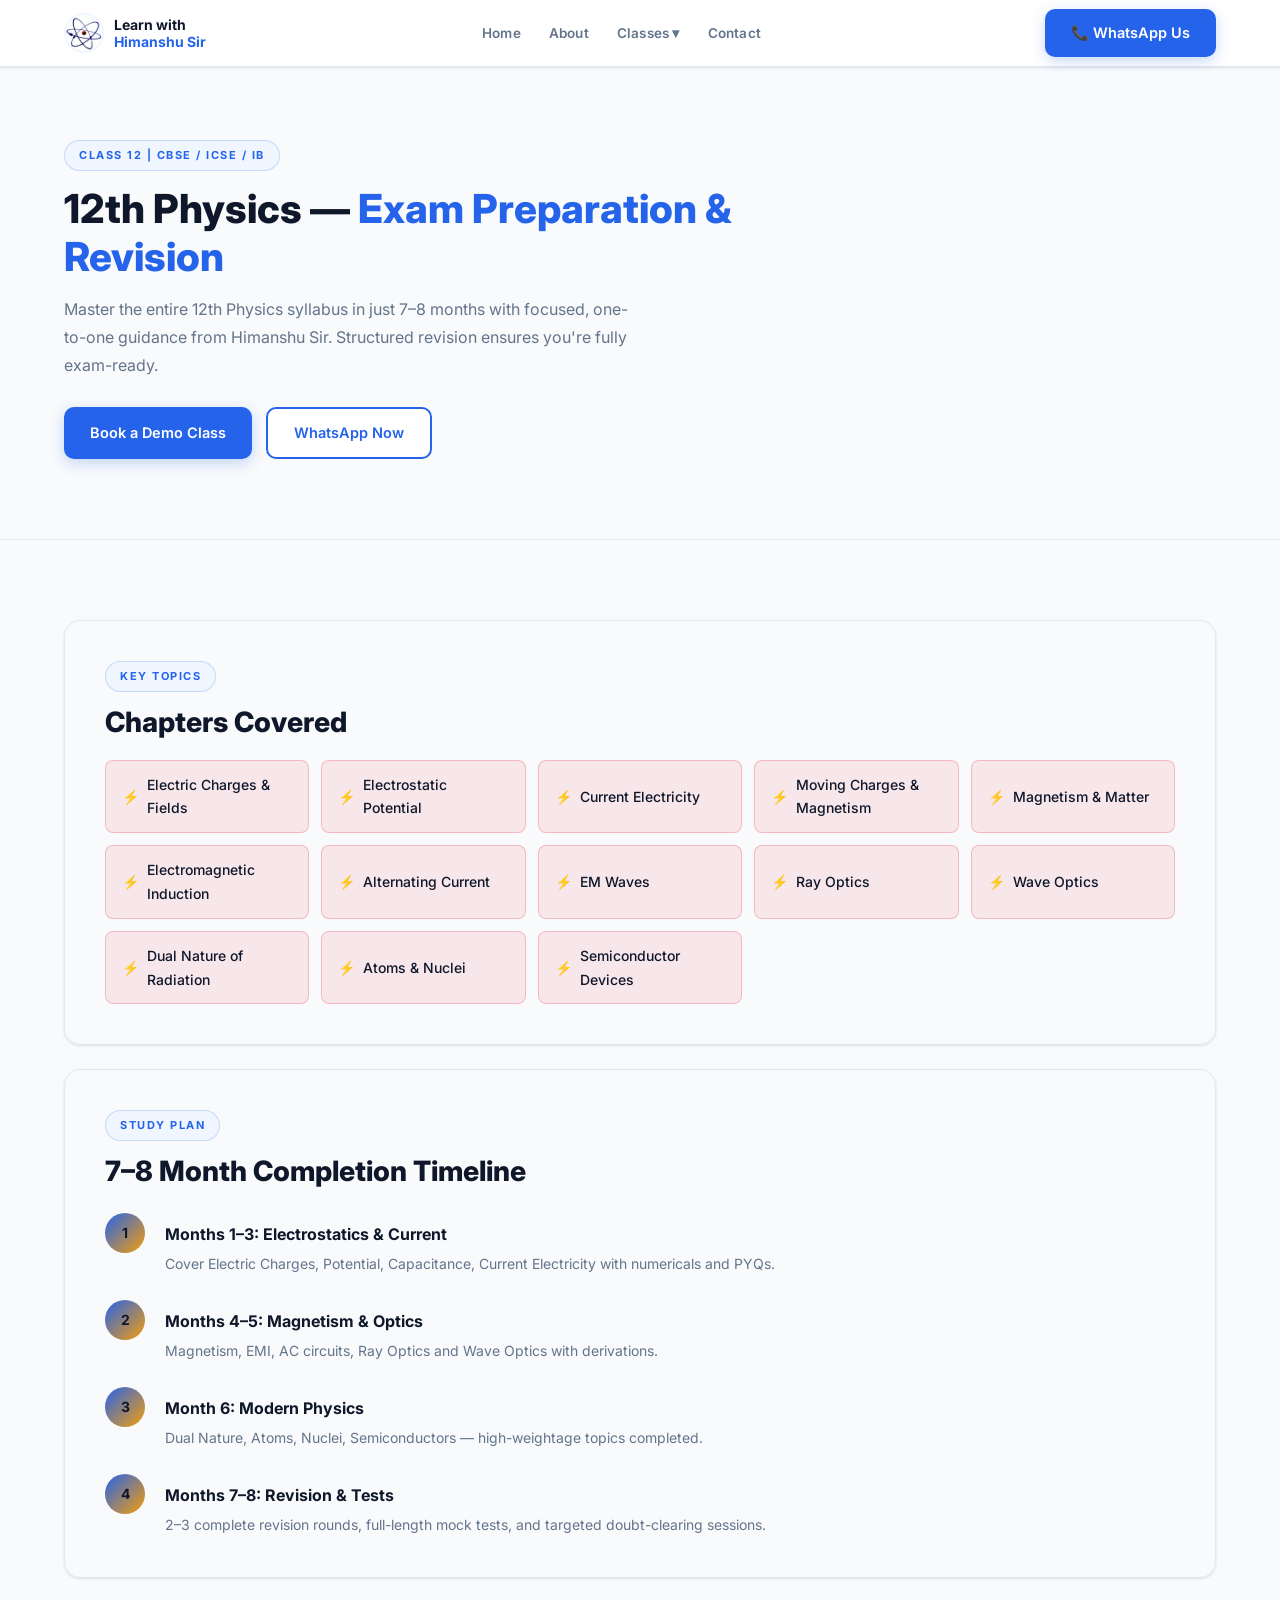
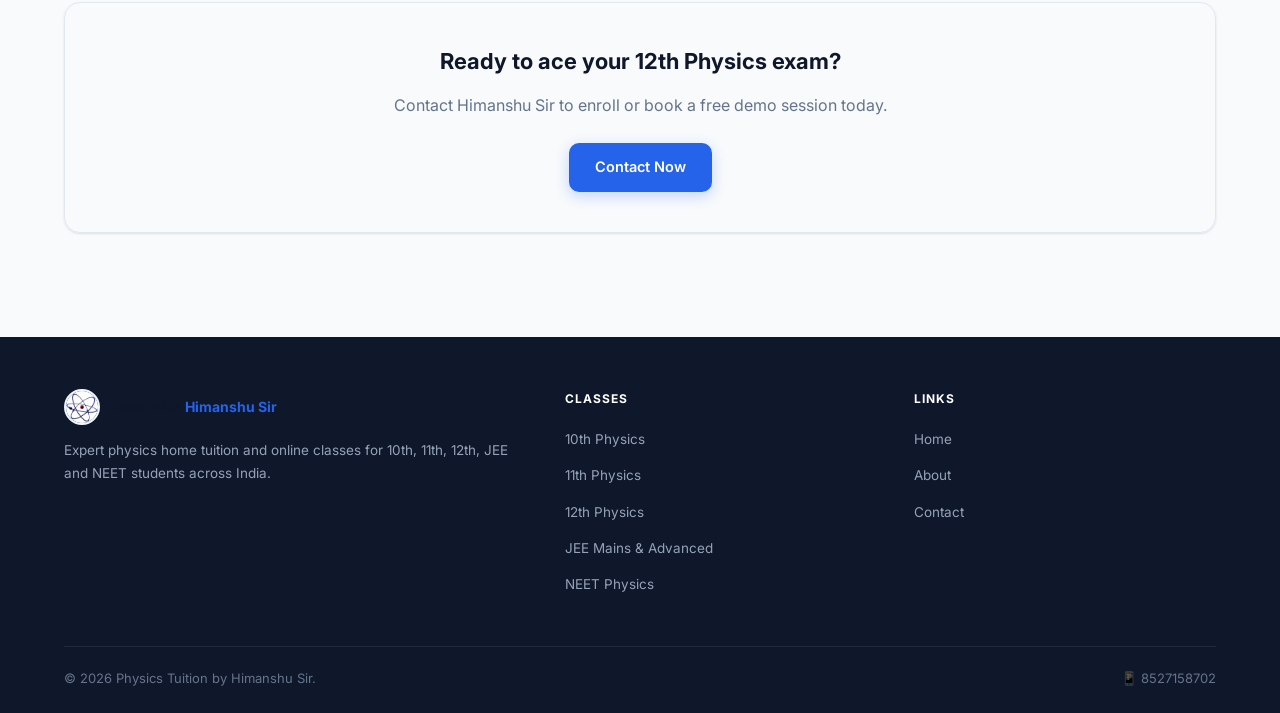
<file: physicstuition-website/pages/12th-physics.html>
<!DOCTYPE html>
<html lang="en">

<head>
	<meta charset="UTF-8" />
	<meta name="viewport" content="width=device-width, initial-scale=1.0" />
	<meta name="description"
		content="Master 12th physics in just 7 to 8 months with effective revision strategies. Get ready for your physics exams with our comprehensive preparation guide." />
	<meta name="keywords" content="12th physics, physics revision, physics exam preparation, CBSE 12th physics" />
	<title>12th Physics Exam Preparation &amp; Revision Tips | Himanshu Sir</title>
	<link rel="icon" type="image/png" sizes="32x32" href="../assets/images/favicon-32.png" />
	<link rel="icon" type="image/png" sizes="16x16" href="../assets/images/favicon-16.png" />
	<link rel="stylesheet" href="../assets/css/style.css" />
	<style>
		.page-hero {
			padding: 140px 0 80px;
			background: radial-gradient(ellipse 80% 50% at 50% -10%, rgba(232, 0, 30, 0.18) 0%, transparent 70%), var(--navy);
			position: relative;
			overflow: hidden;
		}

		.page-hero .hero-grid {
			position: absolute;
			inset: 0;
			background-image: linear-gradient(rgba(255, 255, 255, 0.025) 1px, transparent 1px), linear-gradient(90deg, rgba(255, 255, 255, 0.025) 1px, transparent 1px);
			background-size: 48px 48px;
			mask-image: radial-gradient(ellipse 80% 80% at 50% 50%, black 0%, transparent 100%);
		}

		.page-hero-content {
			position: relative;
			z-index: 1;
			max-width: 760px;
		}

		.content-card {
			background: var(--navy-card);
			border: 1px solid var(--border);
			border-radius: var(--radius-lg);
			padding: 40px;
			margin-bottom: 24px;
		}

		.topic-list {
			display: grid;
			grid-template-columns: repeat(auto-fill, minmax(200px, 1fr));
			gap: 12px;
			margin-top: 20px;
		}

		.topic-item {
			background: rgba(232, 0, 30, 0.08);
			border: 1px solid rgba(232, 0, 30, 0.2);
			border-radius: 8px;
			padding: 12px 16px;
			font-size: 14px;
			font-weight: 500;
			display: flex;
			align-items: center;
			gap: 8px;
		}

		.topic-item::before {
			content: '⚡';
		}

		.timeline {
			display: flex;
			flex-direction: column;
			gap: 24px;
			margin-top: 24px;
		}

		.timeline-item {
			display: flex;
			gap: 20px;
			align-items: flex-start;
		}

		.timeline-dot {
			flex-shrink: 0;
			width: 40px;
			height: 40px;
			border-radius: 50%;
			background: linear-gradient(135deg, var(--primary), var(--accent));
			display: flex;
			align-items: center;
			justify-content: center;
			font-weight: 700;
			font-size: 14px;
		}

		.timeline-body {
			padding-top: 8px;
		}

		.timeline-body h4 {
			font-size: 16px;
			font-weight: 700;
			margin-bottom: 4px;
		}

		.timeline-body p {
			font-size: 14px;
			color: var(--text-muted);
		}
	</style>
</head>

<body>

	<nav class="navbar" id="navbar">
		<div class="container">
			<div class="nav-inner">
				<a href="../index.html" class="nav-logo">
					<img src="../assets/animations/abstract-atom.gif" alt="Logo" />
					<span class="nav-logo-text">Learn with<br /><span>Himanshu Sir</span></span>
				</a>
				<ul class="nav-links">
					<li><a href="../index.html">Home</a></li>
					<li><a href="home-tuition.html">About</a></li>
					<li class="nav-dropdown">
						<span>Classes ▾</span>
						<div class="nav-dropdown-menu">
							<a href="syllabus.html">10th Physics</a>
							<a href="physics-home-tuition.html">11th Physics</a>
							<a href="12th-physics.html" style="color:var(--primary);">12th Physics</a>
							<a href="jee-mains.html">JEE Mains &amp; Advanced</a>
							<a href="neet.html">NEET Physics</a>
							<a href="online-classes.html">Online Classes</a>
						</div>
					</li>
					<li><a href="contact.html">Contact</a></li>
				</ul>
				<a href="https://wa.me/918527158702" class="btn btn-primary nav-cta" target="_blank" rel="noopener">📞
					WhatsApp Us</a>
				<button class="nav-hamburger" id="hamburger"
					aria-label="Open menu"><span></span><span></span><span></span></button>
			</div>
		</div>
	</nav>

	<div class="mobile-nav" id="mobileNav">
		<button class="mobile-nav-close" id="mobileClose">✕</button>
		<a href="../index.html">Home</a>
		<a href="home-tuition.html">About</a>
		<details>
			<summary>Classes</summary>
			<div>
				<a href="syllabus.html">10th Physics</a>
				<a href="physics-home-tuition.html">11th Physics</a>
				<a href="12th-physics.html">12th Physics</a>
				<a href="jee-mains.html">JEE Mains &amp; Advanced</a>
				<a href="neet.html">NEET Physics</a>
				<a href="online-classes.html">Online Classes</a>
			</div>
		</details>
		<a href="contact.html">Contact</a>
	</div>

	<section class="page-hero">
		<div class="hero-grid"></div>
		<div class="container">
			<div class="page-hero-content">
				<span class="section-tag">Class 12 | CBSE / ICSE / IB</span>
				<h1 class="section-title">12th Physics — <span>Exam Preparation &amp; Revision</span></h1>
				<p class="section-subtitle">Master the entire 12th Physics syllabus in just 7–8 months with focused,
					one-to-one guidance from Himanshu Sir. Structured revision ensures you're fully exam-ready.</p>
				<div style="margin-top:28px;display:flex;gap:14px;flex-wrap:wrap;">
					<a href="contact.html" class="btn btn-primary">Book a Demo Class</a>
					<a href="https://wa.me/918527158702" class="btn btn-outline" target="_blank" rel="noopener">WhatsApp
						Now</a>
				</div>
			</div>
		</div>
	</section>

	<section class="section">
		<div class="container">

			<div class="content-card">
				<span class="section-tag">Key Topics</span>
				<h2 class="section-title" style="font-size:28px;">Chapters Covered</h2>
				<div class="topic-list">
					<div class="topic-item">Electric Charges &amp; Fields</div>
					<div class="topic-item">Electrostatic Potential</div>
					<div class="topic-item">Current Electricity</div>
					<div class="topic-item">Moving Charges &amp; Magnetism</div>
					<div class="topic-item">Magnetism &amp; Matter</div>
					<div class="topic-item">Electromagnetic Induction</div>
					<div class="topic-item">Alternating Current</div>
					<div class="topic-item">EM Waves</div>
					<div class="topic-item">Ray Optics</div>
					<div class="topic-item">Wave Optics</div>
					<div class="topic-item">Dual Nature of Radiation</div>
					<div class="topic-item">Atoms &amp; Nuclei</div>
					<div class="topic-item">Semiconductor Devices</div>
				</div>
			</div>

			<div class="content-card">
				<span class="section-tag">Study Plan</span>
				<h2 class="section-title" style="font-size:28px;">7–8 Month Completion Timeline</h2>
				<div class="timeline">
					<div class="timeline-item">
						<div class="timeline-dot">1</div>
						<div class="timeline-body">
							<h4>Months 1–3: Electrostatics &amp; Current</h4>
							<p>Cover Electric Charges, Potential, Capacitance, Current Electricity with numericals and
								PYQs.</p>
						</div>
					</div>
					<div class="timeline-item">
						<div class="timeline-dot">2</div>
						<div class="timeline-body">
							<h4>Months 4–5: Magnetism &amp; Optics</h4>
							<p>Magnetism, EMI, AC circuits, Ray Optics and Wave Optics with derivations.</p>
						</div>
					</div>
					<div class="timeline-item">
						<div class="timeline-dot">3</div>
						<div class="timeline-body">
							<h4>Month 6: Modern Physics</h4>
							<p>Dual Nature, Atoms, Nuclei, Semiconductors — high-weightage topics completed.</p>
						</div>
					</div>
					<div class="timeline-item">
						<div class="timeline-dot">4</div>
						<div class="timeline-body">
							<h4>Months 7–8: Revision &amp; Tests</h4>
							<p>2–3 complete revision rounds, full-length mock tests, and targeted doubt-clearing
								sessions.</p>
						</div>
					</div>
				</div>
			</div>

			<div class="content-card" style="text-align:center;">
				<h3 style="font-size:22px;font-weight:700;margin-bottom:12px;">Ready to ace your 12th Physics exam?</h3>
				<p style="color:var(--text-muted);margin-bottom:24px;">Contact Himanshu Sir to enroll or book a free
					demo session today.</p>
				<a href="contact.html" class="btn btn-primary">Contact Now</a>
			</div>

		</div>
	</section>

	<footer>
		<div class="container">
			<div class="footer-inner">
				<div class="footer-brand">
					<div class="nav-logo"><img src="../assets/animations/abstract-atom.gif" alt="Logo"
							style="width:36px;height:36px;border-radius:50%;" /><span class="nav-logo-text">Learn with
							<span>Himanshu Sir</span></span></div>
					<p>Expert physics home tuition and online classes for 10th, 11th, 12th, JEE and NEET students across
						India.</p>
				</div>
				<div class="footer-col">
					<h4>Classes</h4>
					<ul>
						<li><a href="syllabus.html">10th Physics</a></li>
						<li><a href="physics-home-tuition.html">11th Physics</a></li>
						<li><a href="12th-physics.html">12th Physics</a></li>
						<li><a href="jee-mains.html">JEE Mains &amp; Advanced</a></li>
						<li><a href="neet.html">NEET Physics</a></li>
					</ul>
				</div>
				<div class="footer-col">
					<h4>Links</h4>
					<ul>
						<li><a href="../index.html">Home</a></li>
						<li><a href="home-tuition.html">About</a></li>
						<li><a href="contact.html">Contact</a></li>
					</ul>
				</div>
			</div>
			<div class="footer-bottom"><span>© 2026 Physics Tuition by Himanshu Sir.</span><span>📱 8527158702</span>
			</div>
		</div>
	</footer>

	<script>
		const navbar = document.getElementById('navbar');
		window.addEventListener('scroll', () => navbar.classList.toggle('scrolled', window.scrollY > 40));
		const hamburger = document.getElementById('hamburger');
		const mobileNav = document.getElementById('mobileNav');
		const mobileClose = document.getElementById('mobileClose');
		hamburger.addEventListener('click', () => { mobileNav.classList.add('open'); document.body.style.overflow = 'hidden'; });
		mobileClose.addEventListener('click', () => { mobileNav.classList.remove('open'); document.body.style.overflow = ''; });
		mobileNav.querySelectorAll('a').forEach(l => l.addEventListener('click', () => { mobileNav.classList.remove('open'); document.body.style.overflow = ''; }));
	</script>
</body>

</html>
</file>
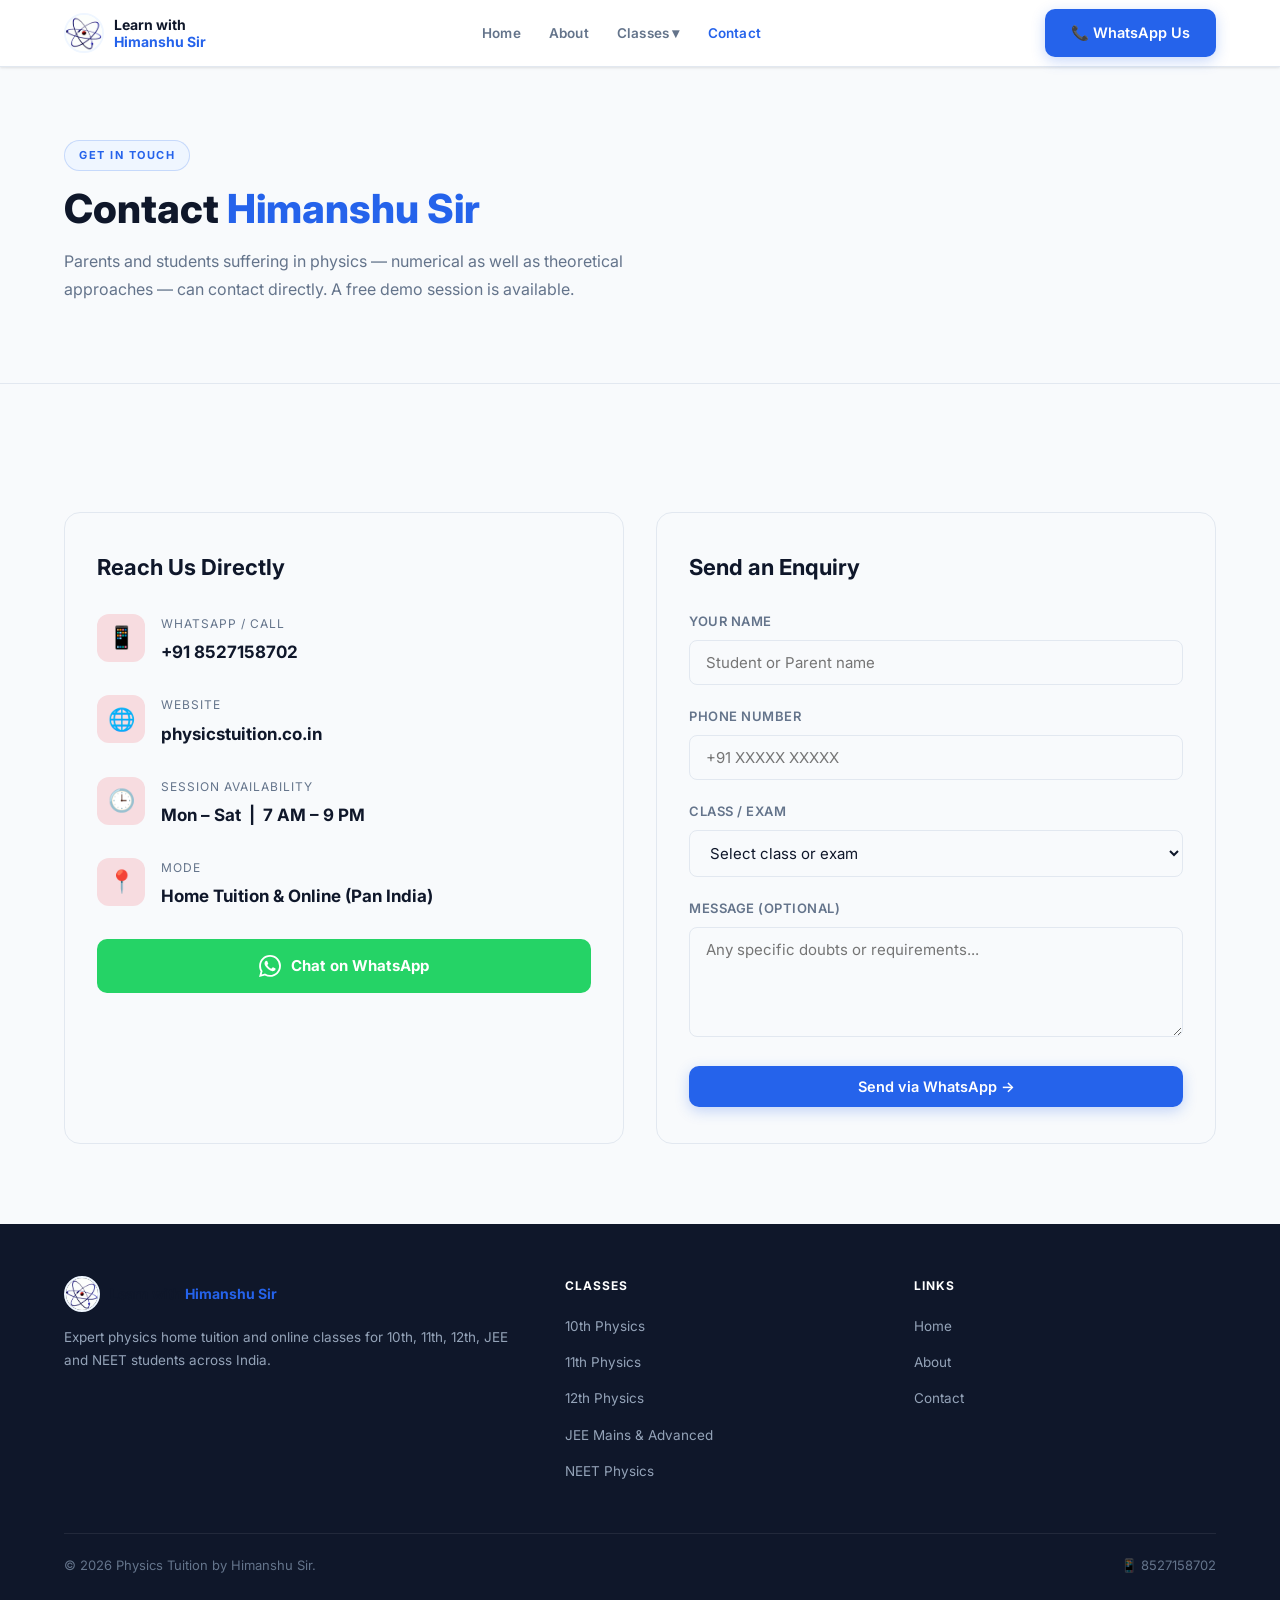
<file: physicstuition-website/pages/contact.html>
<!DOCTYPE html>
<html lang="en">

<head>
	<meta charset="UTF-8" />
	<meta name="viewport" content="width=device-width, initial-scale=1.0" />
	<meta name="description"
		content="Contact Himanshu Sir for physics home tuition and online classes. Parents and students can reach out directly for a free demo session." />
	<meta name="keywords" content="contact physics tuition, Himanshu Sir contact, physics tutor Delhi" />
	<title>Contact for Physics Tuition | Himanshu Sir</title>
	<link rel="icon" type="image/png" sizes="32x32" href="../assets/images/favicon-32.png" />
	<link rel="icon" type="image/png" sizes="16x16" href="../assets/images/favicon-16.png" />
	<link rel="stylesheet" href="../assets/css/style.css" />
	<style>
		.page-hero {
			padding: 140px 0 80px;
			background: radial-gradient(ellipse 80% 50% at 50% -10%, rgba(232, 0, 30, 0.18) 0%, transparent 70%), var(--navy);
			position: relative;
			overflow: hidden;
		}

		.page-hero .hero-grid {
			position: absolute;
			inset: 0;
			background-image: linear-gradient(rgba(255, 255, 255, 0.025) 1px, transparent 1px), linear-gradient(90deg, rgba(255, 255, 255, 0.025) 1px, transparent 1px);
			background-size: 48px 48px;
			mask-image: radial-gradient(ellipse 80% 80% at 50% 50%, black 0%, transparent 100%);
		}

		.page-hero-content {
			position: relative;
			z-index: 1;
			max-width: 760px;
		}

		.contact-grid {
			display: grid;
			grid-template-columns: 1fr 1fr;
			gap: 32px;
			margin-top: 48px;
		}

		@media(max-width:768px) {
			.contact-grid {
				grid-template-columns: 1fr;
			}
		}

		.contact-card {
			background: var(--navy-card);
			border: 1px solid var(--border);
			border-radius: var(--radius-lg);
			padding: 36px 32px;
		}

		.contact-item {
			display: flex;
			align-items: flex-start;
			gap: 16px;
			margin-bottom: 28px;
		}

		.contact-item-icon {
			flex-shrink: 0;
			width: 48px;
			height: 48px;
			border-radius: 12px;
			background: rgba(232, 0, 30, 0.12);
			color: var(--primary);
			font-size: 22px;
			display: flex;
			align-items: center;
			justify-content: center;
		}

		.contact-item-label {
			font-size: 12px;
			color: var(--text-muted);
			text-transform: uppercase;
			letter-spacing: 1px;
			margin-bottom: 4px;
		}

		.contact-item-value {
			font-size: 17px;
			font-weight: 700;
		}

		.contact-item-value a {
			color: var(--text);
			transition: var(--transition);
		}

		.contact-item-value a:hover {
			color: var(--primary);
		}

		.form-group {
			margin-bottom: 20px;
		}

		.form-group label {
			display: block;
			font-size: 13px;
			font-weight: 600;
			color: var(--text-muted);
			margin-bottom: 8px;
			text-transform: uppercase;
			letter-spacing: 0.5px;
		}

		.form-group input,
		.form-group select,
		.form-group textarea {
			width: 100%;
			background: rgba(255, 255, 255, 0.04);
			border: 1px solid var(--border);
			border-radius: 8px;
			padding: 12px 16px;
			color: var(--text);
			font-size: 15px;
			font-family: inherit;
			transition: var(--transition);
		}

		.form-group input:focus,
		.form-group select:focus,
		.form-group textarea:focus {
			outline: none;
			border-color: var(--primary);
			background: rgba(232, 0, 30, 0.05);
		}

		.form-group textarea {
			resize: vertical;
			min-height: 110px;
		}

		.form-group select option {
			background: var(--navy-card);
		}

		.wabtn {
			display: flex;
			align-items: center;
			gap: 10px;
			background: #25D366;
			color: #fff;
			padding: 14px 24px;
			border-radius: var(--radius);
			font-size: 15px;
			font-weight: 700;
			transition: var(--transition);
			width: 100%;
			justify-content: center;
			border: none;
			cursor: pointer;
			margin-top: 8px;
		}

		.wabtn:hover {
			background: #1da851;
			transform: translateY(-2px);
		}
	</style>
</head>

<body>

	<nav class="navbar" id="navbar">
		<div class="container">
			<div class="nav-inner">
				<a href="../index.html" class="nav-logo">
					<img src="../assets/animations/abstract-atom.gif" alt="Logo" />
					<span class="nav-logo-text">Learn with<br /><span>Himanshu Sir</span></span>
				</a>
				<ul class="nav-links">
					<li><a href="../index.html">Home</a></li>
					<li><a href="home-tuition.html">About</a></li>
					<li class="nav-dropdown">
						<span>Classes ▾</span>
						<div class="nav-dropdown-menu">
							<a href="syllabus.html">10th Physics</a>
							<a href="physics-home-tuition.html">11th Physics</a>
							<a href="12th-physics.html">12th Physics</a>
							<a href="jee-mains.html">JEE Mains &amp; Advanced</a>
							<a href="neet.html">NEET Physics</a>
							<a href="online-classes.html">Online Classes</a>
						</div>
					</li>
					<li><a href="contact.html" style="color:var(--primary);">Contact</a></li>
				</ul>
				<a href="https://wa.me/918527158702" class="btn btn-primary nav-cta" target="_blank" rel="noopener">📞
					WhatsApp Us</a>
				<button class="nav-hamburger" id="hamburger"
					aria-label="Open menu"><span></span><span></span><span></span></button>
			</div>
		</div>
	</nav>

	<div class="mobile-nav" id="mobileNav">
		<button class="mobile-nav-close" id="mobileClose">✕</button>
		<a href="../index.html">Home</a>
		<a href="home-tuition.html">About</a>
		<details>
			<summary>Classes</summary>
			<div>
				<a href="syllabus.html">10th Physics</a>
				<a href="physics-home-tuition.html">11th Physics</a>
				<a href="12th-physics.html">12th Physics</a>
				<a href="jee-mains.html">JEE Mains &amp; Advanced</a>
				<a href="neet.html">NEET Physics</a>
				<a href="online-classes.html">Online Classes</a>
			</div>
		</details>
		<a href="contact.html">Contact</a>
	</div>

	<section class="page-hero">
		<div class="hero-grid"></div>
		<div class="container">
			<div class="page-hero-content">
				<span class="section-tag">Get in Touch</span>
				<h1 class="section-title">Contact <span>Himanshu Sir</span></h1>
				<p class="section-subtitle">Parents and students suffering in physics — numerical as well as theoretical
					approaches — can contact directly. A free demo session is available.</p>
			</div>
		</div>
	</section>

	<section class="section">
		<div class="container">
			<div class="contact-grid">

				<!-- Contact Info -->
				<div class="contact-card">
					<h2 style="font-size:22px;font-weight:700;margin-bottom:28px;">Reach Us Directly</h2>

					<div class="contact-item">
						<div class="contact-item-icon">📱</div>
						<div>
							<div class="contact-item-label">WhatsApp / Call</div>
							<div class="contact-item-value"><a href="tel:+918527158702">+91 8527158702</a></div>
						</div>
					</div>

					<div class="contact-item">
						<div class="contact-item-icon">🌐</div>
						<div>
							<div class="contact-item-label">Website</div>
							<div class="contact-item-value"><a href="https://www.physicstuition.co.in" target="_blank"
									rel="noopener">physicstuition.co.in</a></div>
						</div>
					</div>

					<div class="contact-item">
						<div class="contact-item-icon">🕒</div>
						<div>
							<div class="contact-item-label">Session Availability</div>
							<div class="contact-item-value">Mon – Sat &nbsp;|&nbsp; 7 AM – 9 PM</div>
						</div>
					</div>

					<div class="contact-item">
						<div class="contact-item-icon">📍</div>
						<div>
							<div class="contact-item-label">Mode</div>
							<div class="contact-item-value">Home Tuition &amp; Online (Pan India)</div>
						</div>
					</div>

					<a href="https://wa.me/918527158702?text=Hello%20Himanshu%20Sir%2C%20I%20want%20to%20enquire%20about%20physics%20tuition."
						class="wabtn" target="_blank" rel="noopener">
						<svg width="22" height="22" viewBox="0 0 24 24" fill="currentColor">
							<path
								d="M17.472 14.382c-.297-.149-1.758-.867-2.03-.967-.273-.099-.471-.148-.67.15-.197.297-.767.966-.94 1.164-.173.199-.347.223-.644.075-.297-.15-1.255-.463-2.39-1.475-.883-.788-1.48-1.761-1.653-2.059-.173-.297-.018-.458.13-.606.134-.133.298-.347.446-.52.149-.174.198-.298.298-.497.099-.198.05-.371-.025-.52-.075-.149-.669-1.612-.916-2.207-.242-.579-.487-.5-.669-.51-.173-.008-.371-.01-.57-.01-.198 0-.52.074-.792.372-.272.297-1.04 1.016-1.04 2.479 0 1.462 1.065 2.875 1.213 3.074.149.198 2.096 3.2 5.077 4.487.709.306 1.262.489 1.694.625.712.227 1.36.195 1.871.118.571-.085 1.758-.719 2.006-1.413.248-.694.248-1.289.173-1.413-.074-.124-.272-.198-.57-.347m-5.421 7.403h-.004a9.87 9.87 0 01-5.031-1.378l-.361-.214-3.741.982.998-3.648-.235-.374a9.86 9.86 0 01-1.51-5.26c.001-5.45 4.436-9.884 9.888-9.884 2.64 0 5.122 1.03 6.988 2.898a9.825 9.825 0 012.893 6.994c-.003 5.45-4.437 9.884-9.885 9.884m8.413-18.297A11.815 11.815 0 0012.05 0C5.495 0 .16 5.335.157 11.892c0 2.096.547 4.142 1.588 5.945L.057 24l6.305-1.654a11.882 11.882 0 005.683 1.448h.005c6.554 0 11.89-5.335 11.893-11.893a11.821 11.821 0 00-3.48-8.413z" />
						</svg>
						Chat on WhatsApp
					</a>
				</div>

				<!-- Enquiry Form -->
				<div class="contact-card">
					<h2 style="font-size:22px;font-weight:700;margin-bottom:24px;">Send an Enquiry</h2>
					<form onsubmit="handleForm(event)">
						<div class="form-group">
							<label for="name">Your Name</label>
							<input type="text" id="name" placeholder="Student or Parent name" required />
						</div>
						<div class="form-group">
							<label for="phone">Phone Number</label>
							<input type="tel" id="phone" placeholder="+91 XXXXX XXXXX" required />
						</div>
						<div class="form-group">
							<label for="class">Class / Exam</label>
							<select id="class" required>
								<option value="" disabled selected>Select class or exam</option>
								<option>10th Physics</option>
								<option>11th Physics</option>
								<option>12th Physics</option>
								<option>JEE Mains &amp; Advanced</option>
								<option>NEET Physics</option>
								<option>Online Classes</option>
							</select>
						</div>
						<div class="form-group">
							<label for="message">Message (Optional)</label>
							<textarea id="message" placeholder="Any specific doubts or requirements..."></textarea>
						</div>
						<button type="submit" class="btn btn-primary" style="width:100%;justify-content:center;">Send
							via WhatsApp →</button>
					</form>
				</div>

			</div>
		</div>
	</section>

	<footer>
		<div class="container">
			<div class="footer-inner">
				<div class="footer-brand">
					<div class="nav-logo"><img src="../assets/animations/abstract-atom.gif" alt="Logo"
							style="width:36px;height:36px;border-radius:50%;" /><span class="nav-logo-text">Learn with
							<span>Himanshu Sir</span></span></div>
					<p>Expert physics home tuition and online classes for 10th, 11th, 12th, JEE and NEET students across
						India.</p>
				</div>
				<div class="footer-col">
					<h4>Classes</h4>
					<ul>
						<li><a href="syllabus.html">10th Physics</a></li>
						<li><a href="physics-home-tuition.html">11th Physics</a></li>
						<li><a href="12th-physics.html">12th Physics</a></li>
						<li><a href="jee-mains.html">JEE Mains &amp; Advanced</a></li>
						<li><a href="neet.html">NEET Physics</a></li>
					</ul>
				</div>
				<div class="footer-col">
					<h4>Links</h4>
					<ul>
						<li><a href="../index.html">Home</a></li>
						<li><a href="home-tuition.html">About</a></li>
						<li><a href="contact.html">Contact</a></li>
					</ul>
				</div>
			</div>
			<div class="footer-bottom"><span>© 2026 Physics Tuition by Himanshu Sir.</span><span>📱 8527158702</span>
			</div>
		</div>
	</footer>

	<script>
		const navbar = document.getElementById('navbar');
		window.addEventListener('scroll', () => navbar.classList.toggle('scrolled', window.scrollY > 40));
		const hamburger = document.getElementById('hamburger');
		const mobileNav = document.getElementById('mobileNav');
		const mobileClose = document.getElementById('mobileClose');
		hamburger.addEventListener('click', () => { mobileNav.classList.add('open'); document.body.style.overflow = 'hidden'; });
		mobileClose.addEventListener('click', () => { mobileNav.classList.remove('open'); document.body.style.overflow = ''; });
		mobileNav.querySelectorAll('a').forEach(l => l.addEventListener('click', () => { mobileNav.classList.remove('open'); document.body.style.overflow = ''; }));

		function handleForm(e) {
			e.preventDefault();
			const name = document.getElementById('name').value;
			const phone = document.getElementById('phone').value;
			const cls = document.getElementById('class').value;
			const msg = document.getElementById('message').value;
			const text = encodeURIComponent(`Hello Himanshu Sir,\nName: ${name}\nPhone: ${phone}\nClass: ${cls}\n${msg ? 'Message: ' + msg : ''}`);
			window.open(`https://wa.me/918527158702?text=${text}`, '_blank');
		}
	</script>
</body>

</html>
</file>
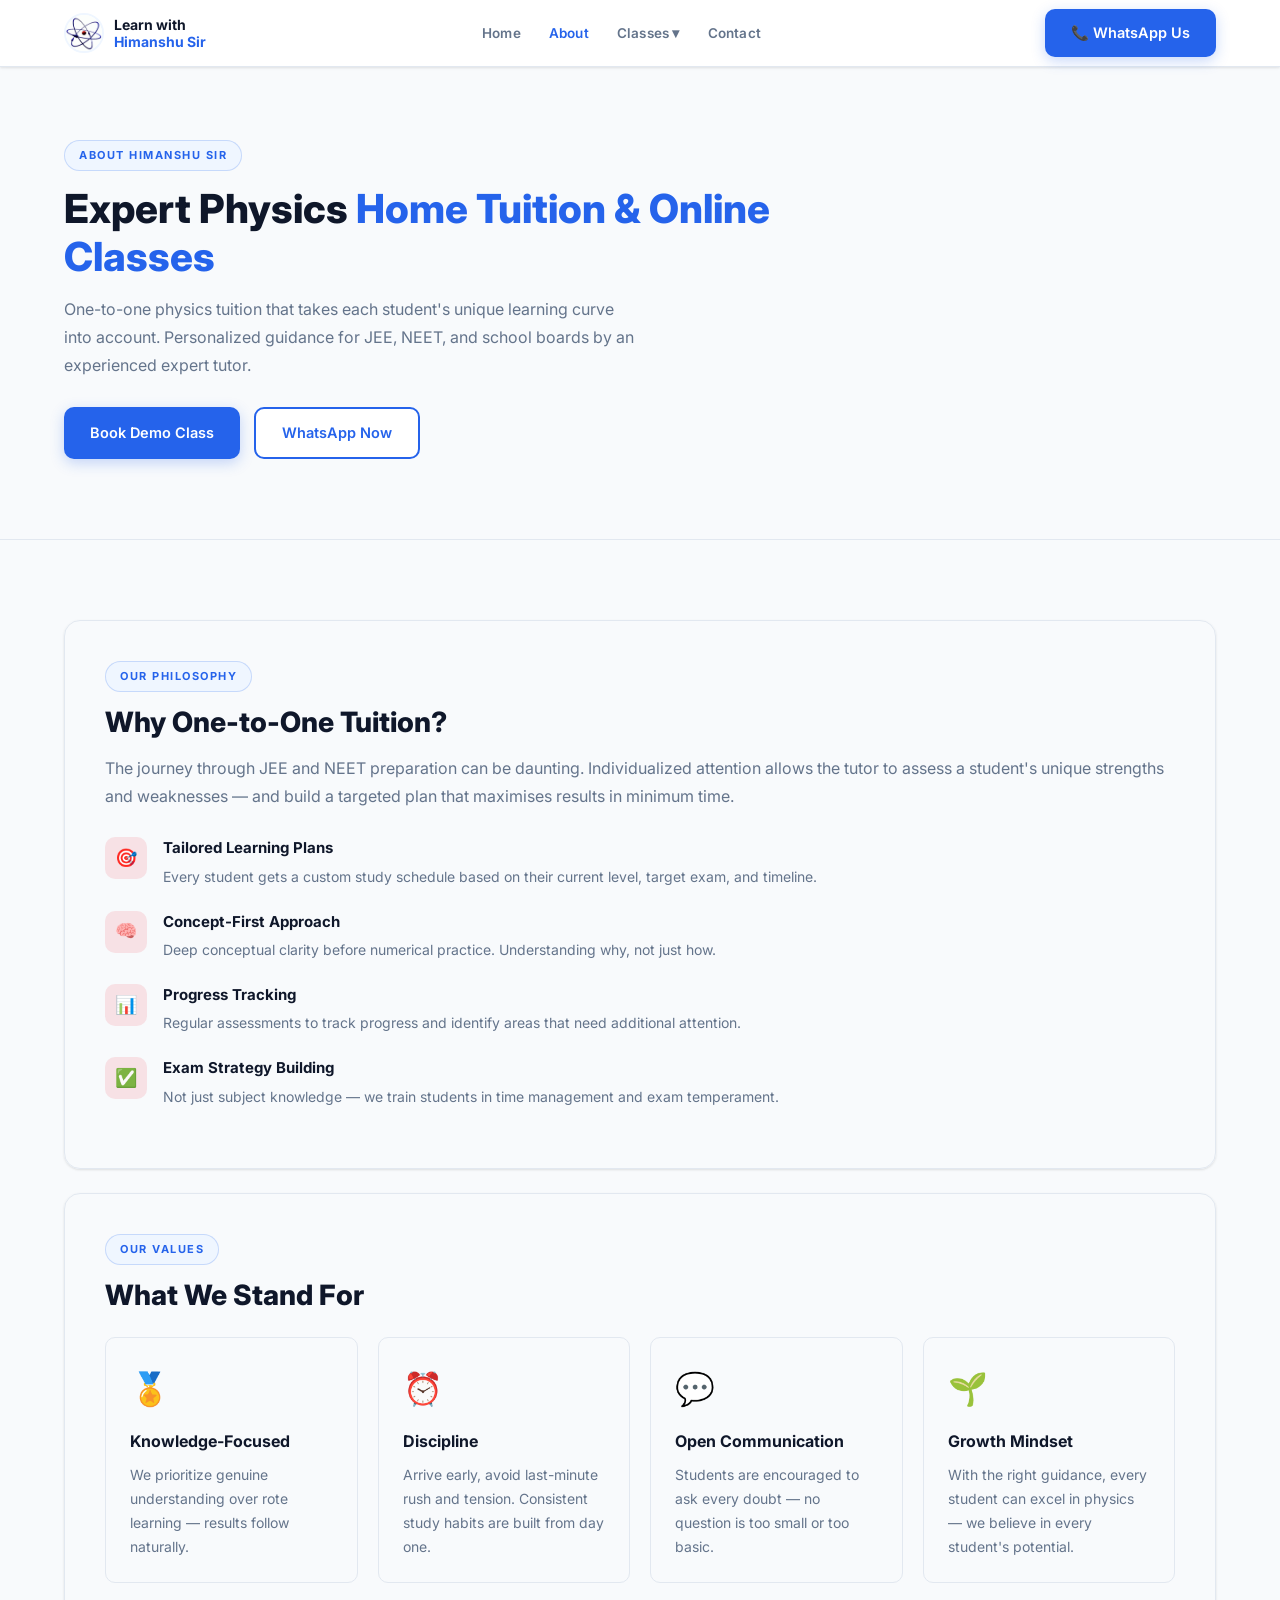
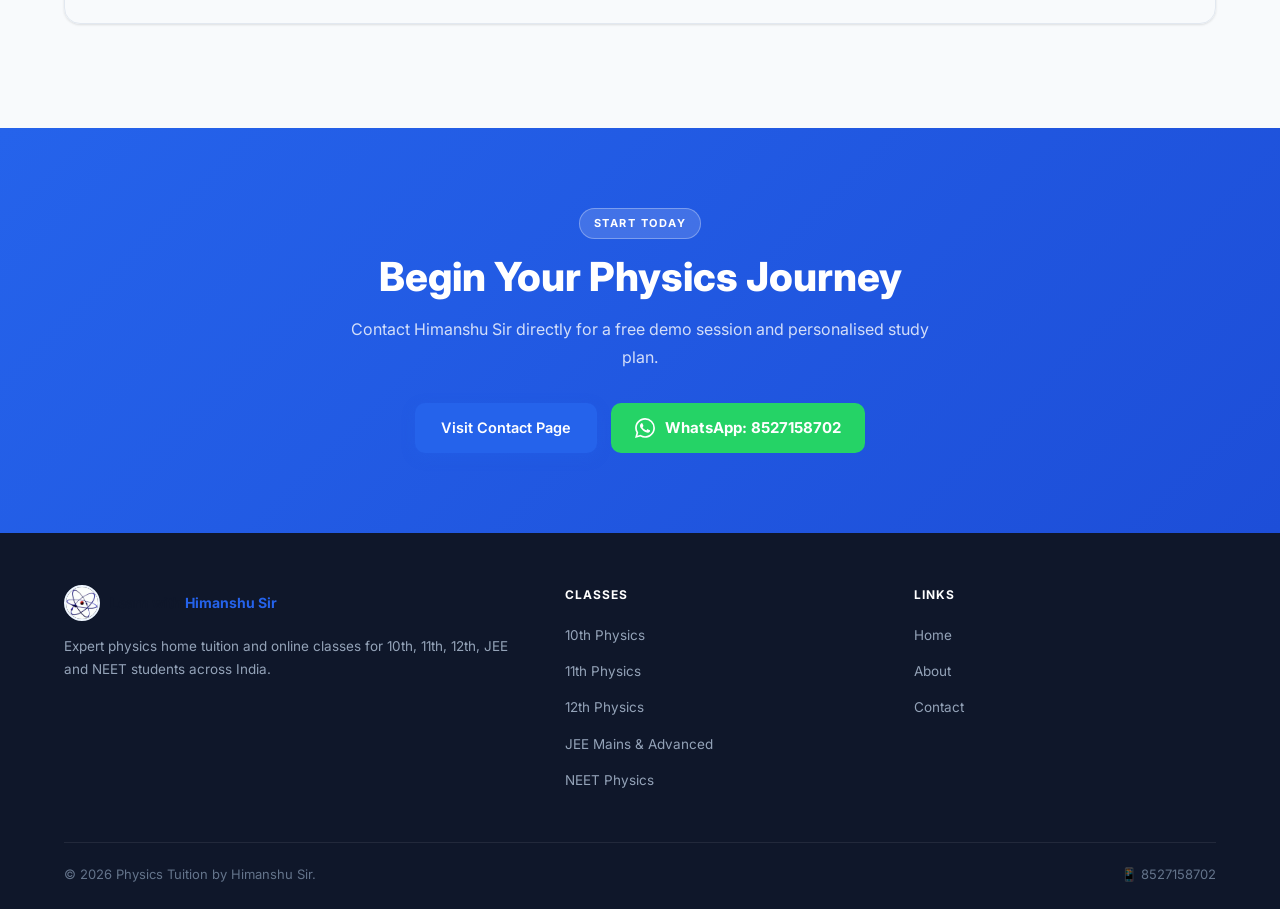
<file: physicstuition-website/pages/home-tuition.html>
<!DOCTYPE html>
<html lang="en">

<head>
	<meta charset="UTF-8" />
	<meta name="viewport" content="width=device-width, initial-scale=1.0" />
	<meta name="description"
		content="Get expert physics home tuition and personalized online classes for JEE and NEET. One-to-one tuition with expert physics tutor Himanshu Sir." />
	<meta name="keywords"
		content="physics home tuition, online JEE classes, expert physics tutor, about Himanshu Sir" />
	<title>Physics Home Tuition &amp; About Himanshu Sir</title>
	<link rel="icon" type="image/png" sizes="32x32" href="../assets/images/favicon-32.png" />
	<link rel="icon" type="image/png" sizes="16x16" href="../assets/images/favicon-16.png" />
	<link rel="stylesheet" href="../assets/css/style.css" />
	<style>
		.page-hero {
			padding: 140px 0 80px;
			background: radial-gradient(ellipse 80% 50% at 50% -10%, rgba(232, 0, 30, 0.18) 0%, transparent 70%), var(--navy);
			position: relative;
			overflow: hidden;
		}

		.page-hero .hero-grid {
			position: absolute;
			inset: 0;
			background-image: linear-gradient(rgba(255, 255, 255, 0.025) 1px, transparent 1px), linear-gradient(90deg, rgba(255, 255, 255, 0.025) 1px, transparent 1px);
			background-size: 48px 48px;
			mask-image: radial-gradient(ellipse 80% 80% at 50% 50%, black 0%, transparent 100%);
		}

		.page-hero-content {
			position: relative;
			z-index: 1;
			max-width: 760px;
		}

		.content-card {
			background: var(--navy-card);
			border: 1px solid var(--border);
			border-radius: var(--radius-lg);
			padding: 40px;
			margin-bottom: 24px;
		}

		.value-grid {
			display: grid;
			grid-template-columns: repeat(auto-fit, minmax(220px, 1fr));
			gap: 20px;
			margin-top: 24px;
		}

		.value-card {
			background: var(--navy-3);
			border: 1px solid var(--border);
			border-radius: var(--radius);
			padding: 24px;
			transition: var(--transition);
		}

		.value-card:hover {
			border-color: rgba(232, 0, 30, 0.3);
		}

		.value-icon {
			font-size: 32px;
			margin-bottom: 12px;
		}

		.value-title {
			font-size: 16px;
			font-weight: 700;
			margin-bottom: 8px;
		}

		.value-text {
			font-size: 14px;
			color: var(--text-muted);
		}

		.about-feature {
			display: flex;
			gap: 16px;
			align-items: flex-start;
			margin-bottom: 20px;
		}

		.about-feature-icon {
			flex-shrink: 0;
			width: 42px;
			height: 42px;
			border-radius: 10px;
			background: rgba(232, 0, 30, 0.1);
			color: var(--primary);
			font-size: 18px;
			display: flex;
			align-items: center;
			justify-content: center;
		}

		.about-feature-title {
			font-size: 15px;
			font-weight: 700;
			margin-bottom: 4px;
		}

		.about-feature-text {
			font-size: 14px;
			color: var(--text-muted);
		}
	</style>
</head>

<body>

	<nav class="navbar" id="navbar">
		<div class="container">
			<div class="nav-inner">
				<a href="../index.html" class="nav-logo">
					<img src="../assets/animations/abstract-atom.gif" alt="Logo" />
					<span class="nav-logo-text">Learn with<br /><span>Himanshu Sir</span></span>
				</a>
				<ul class="nav-links">
					<li><a href="../index.html">Home</a></li>
					<li><a href="home-tuition.html" style="color:var(--primary);">About</a></li>
					<li class="nav-dropdown">
						<span>Classes ▾</span>
						<div class="nav-dropdown-menu">
							<a href="syllabus.html">10th Physics</a>
							<a href="physics-home-tuition.html">11th Physics</a>
							<a href="12th-physics.html">12th Physics</a>
							<a href="jee-mains.html">JEE Mains &amp; Advanced</a>
							<a href="neet.html">NEET Physics</a>
							<a href="online-classes.html">Online Classes</a>
						</div>
					</li>
					<li><a href="contact.html">Contact</a></li>
				</ul>
				<a href="https://wa.me/918527158702" class="btn btn-primary nav-cta" target="_blank" rel="noopener">📞
					WhatsApp Us</a>
				<button class="nav-hamburger" id="hamburger"
					aria-label="Open menu"><span></span><span></span><span></span></button>
			</div>
		</div>
	</nav>

	<div class="mobile-nav" id="mobileNav">
		<button class="mobile-nav-close" id="mobileClose">✕</button>
		<a href="../index.html">Home</a>
		<a href="home-tuition.html">About</a>
		<details>
			<summary>Classes</summary>
			<div>
				<a href="syllabus.html">10th Physics</a>
				<a href="physics-home-tuition.html">11th Physics</a>
				<a href="12th-physics.html">12th Physics</a>
				<a href="jee-mains.html">JEE Mains &amp; Advanced</a>
				<a href="neet.html">NEET Physics</a>
				<a href="online-classes.html">Online Classes</a>
			</div>
		</details>
		<a href="contact.html">Contact</a>
	</div>

	<section class="page-hero">
		<div class="hero-grid"></div>
		<div class="container">
			<div class="page-hero-content">
				<span class="section-tag">About Himanshu Sir</span>
				<h1 class="section-title">Expert Physics <span>Home Tuition &amp; Online Classes</span></h1>
				<p class="section-subtitle">One-to-one physics tuition that takes each student's unique learning curve
					into account. Personalized guidance for JEE, NEET, and school boards by an experienced expert tutor.
				</p>
				<div style="margin-top:28px;display:flex;gap:14px;flex-wrap:wrap;">
					<a href="contact.html" class="btn btn-primary">Book Demo Class</a>
					<a href="https://wa.me/918527158702" class="btn btn-outline" target="_blank" rel="noopener">WhatsApp
						Now</a>
				</div>
			</div>
		</div>
	</section>

	<section class="section">
		<div class="container">

			<div class="content-card">
				<span class="section-tag">Our Philosophy</span>
				<h2 class="section-title" style="font-size:28px;">Why One-to-One Tuition?</h2>
				<p style="color:var(--text-muted);margin-bottom:24px;line-height:1.8;">The journey through JEE and NEET
					preparation can be daunting. Individualized attention allows the tutor to assess a student's unique
					strengths and weaknesses — and build a targeted plan that maximises results in minimum time.</p>
				<div class="about-feature">
					<div class="about-feature-icon">🎯</div>
					<div>
						<div class="about-feature-title">Tailored Learning Plans</div>
						<div class="about-feature-text">Every student gets a custom study schedule based on their
							current level, target exam, and timeline.</div>
					</div>
				</div>
				<div class="about-feature">
					<div class="about-feature-icon">🧠</div>
					<div>
						<div class="about-feature-title">Concept-First Approach</div>
						<div class="about-feature-text">Deep conceptual clarity before numerical practice. Understanding
							why, not just how.</div>
					</div>
				</div>
				<div class="about-feature">
					<div class="about-feature-icon">📊</div>
					<div>
						<div class="about-feature-title">Progress Tracking</div>
						<div class="about-feature-text">Regular assessments to track progress and identify areas that
							need additional attention.</div>
					</div>
				</div>
				<div class="about-feature">
					<div class="about-feature-icon">✅</div>
					<div>
						<div class="about-feature-title">Exam Strategy Building</div>
						<div class="about-feature-text">Not just subject knowledge — we train students in time
							management and exam temperament.</div>
					</div>
				</div>
			</div>

			<div class="content-card">
				<span class="section-tag">Our Values</span>
				<h2 class="section-title" style="font-size:28px;">What We Stand For</h2>
				<div class="value-grid">
					<div class="value-card">
						<div class="value-icon">🏅</div>
						<div class="value-title">Knowledge-Focused</div>
						<div class="value-text">We prioritize genuine understanding over rote learning — results follow
							naturally.</div>
					</div>
					<div class="value-card">
						<div class="value-icon">⏰</div>
						<div class="value-title">Discipline</div>
						<div class="value-text">Arrive early, avoid last-minute rush and tension. Consistent study
							habits are built from day one.</div>
					</div>
					<div class="value-card">
						<div class="value-icon">💬</div>
						<div class="value-title">Open Communication</div>
						<div class="value-text">Students are encouraged to ask every doubt — no question is too small or
							too basic.</div>
					</div>
					<div class="value-card">
						<div class="value-icon">🌱</div>
						<div class="value-title">Growth Mindset</div>
						<div class="value-text">With the right guidance, every student can excel in physics — we believe
							in every student's potential.</div>
					</div>
				</div>
			</div>

		</div>
	</section>

	<section class="cta-section">
		<div class="container">
			<span class="section-tag">Start Today</span>
			<h2 class="section-title">Begin Your Physics Journey</h2>
			<p class="section-subtitle" style="margin: 0 auto 32px;">Contact Himanshu Sir directly for a free demo
				session and personalised study plan.</p>
			<div class="cta-actions">
				<a href="contact.html" class="btn btn-primary">Visit Contact Page</a>
				<a href="https://wa.me/918527158702" class="whatsapp-btn" target="_blank" rel="noopener">
					<svg viewBox="0 0 24 24" fill="currentColor" width="22" height="22">
						<path
							d="M17.472 14.382c-.297-.149-1.758-.867-2.03-.967-.273-.099-.471-.148-.67.15-.197.297-.767.966-.94 1.164-.173.199-.347.223-.644.075-.297-.15-1.255-.463-2.39-1.475-.883-.788-1.48-1.761-1.653-2.059-.173-.297-.018-.458.13-.606.134-.133.298-.347.446-.52.149-.174.198-.298.298-.497.099-.198.05-.371-.025-.52-.075-.149-.669-1.612-.916-2.207-.242-.579-.487-.5-.669-.51-.173-.008-.371-.01-.57-.01-.198 0-.52.074-.792.372-.272.297-1.04 1.016-1.04 2.479 0 1.462 1.065 2.875 1.213 3.074.149.198 2.096 3.2 5.077 4.487.709.306 1.262.489 1.694.625.712.227 1.36.195 1.871.118.571-.085 1.758-.719 2.006-1.413.248-.694.248-1.289.173-1.413-.074-.124-.272-.198-.57-.347m-5.421 7.403h-.004a9.87 9.87 0 01-5.031-1.378l-.361-.214-3.741.982.998-3.648-.235-.374a9.86 9.86 0 01-1.51-5.26c.001-5.45 4.436-9.884 9.888-9.884 2.64 0 5.122 1.03 6.988 2.898a9.825 9.825 0 012.893 6.994c-.003 5.45-4.437 9.884-9.885 9.884m8.413-18.297A11.815 11.815 0 0012.05 0C5.495 0 .16 5.335.157 11.892c0 2.096.547 4.142 1.588 5.945L.057 24l6.305-1.654a11.882 11.882 0 005.683 1.448h.005c6.554 0 11.89-5.335 11.893-11.893a11.821 11.821 0 00-3.48-8.413z" />
					</svg>
					WhatsApp: 8527158702
				</a>
			</div>
		</div>
	</section>

	<footer>
		<div class="container">
			<div class="footer-inner">
				<div class="footer-brand">
					<div class="nav-logo"><img src="../assets/animations/abstract-atom.gif" alt="Logo"
							style="width:36px;height:36px;border-radius:50%;" /><span class="nav-logo-text">Learn with
							<span>Himanshu Sir</span></span></div>
					<p>Expert physics home tuition and online classes for 10th, 11th, 12th, JEE and NEET students across
						India.</p>
				</div>
				<div class="footer-col">
					<h4>Classes</h4>
					<ul>
						<li><a href="syllabus.html">10th Physics</a></li>
						<li><a href="physics-home-tuition.html">11th Physics</a></li>
						<li><a href="12th-physics.html">12th Physics</a></li>
						<li><a href="jee-mains.html">JEE Mains &amp; Advanced</a></li>
						<li><a href="neet.html">NEET Physics</a></li>
					</ul>
				</div>
				<div class="footer-col">
					<h4>Links</h4>
					<ul>
						<li><a href="../index.html">Home</a></li>
						<li><a href="home-tuition.html">About</a></li>
						<li><a href="contact.html">Contact</a></li>
					</ul>
				</div>
			</div>
			<div class="footer-bottom"><span>© 2026 Physics Tuition by Himanshu Sir.</span><span>📱 8527158702</span>
			</div>
		</div>
	</footer>

	<script>
		const navbar = document.getElementById('navbar');
		window.addEventListener('scroll', () => navbar.classList.toggle('scrolled', window.scrollY > 40));
		const hamburger = document.getElementById('hamburger');
		const mobileNav = document.getElementById('mobileNav');
		const mobileClose = document.getElementById('mobileClose');
		hamburger.addEventListener('click', () => { mobileNav.classList.add('open'); document.body.style.overflow = 'hidden'; });
		mobileClose.addEventListener('click', () => { mobileNav.classList.remove('open'); document.body.style.overflow = ''; });
		mobileNav.querySelectorAll('a').forEach(l => l.addEventListener('click', () => { mobileNav.classList.remove('open'); document.body.style.overflow = ''; }));
	</script>
</body>

</html>
</file>
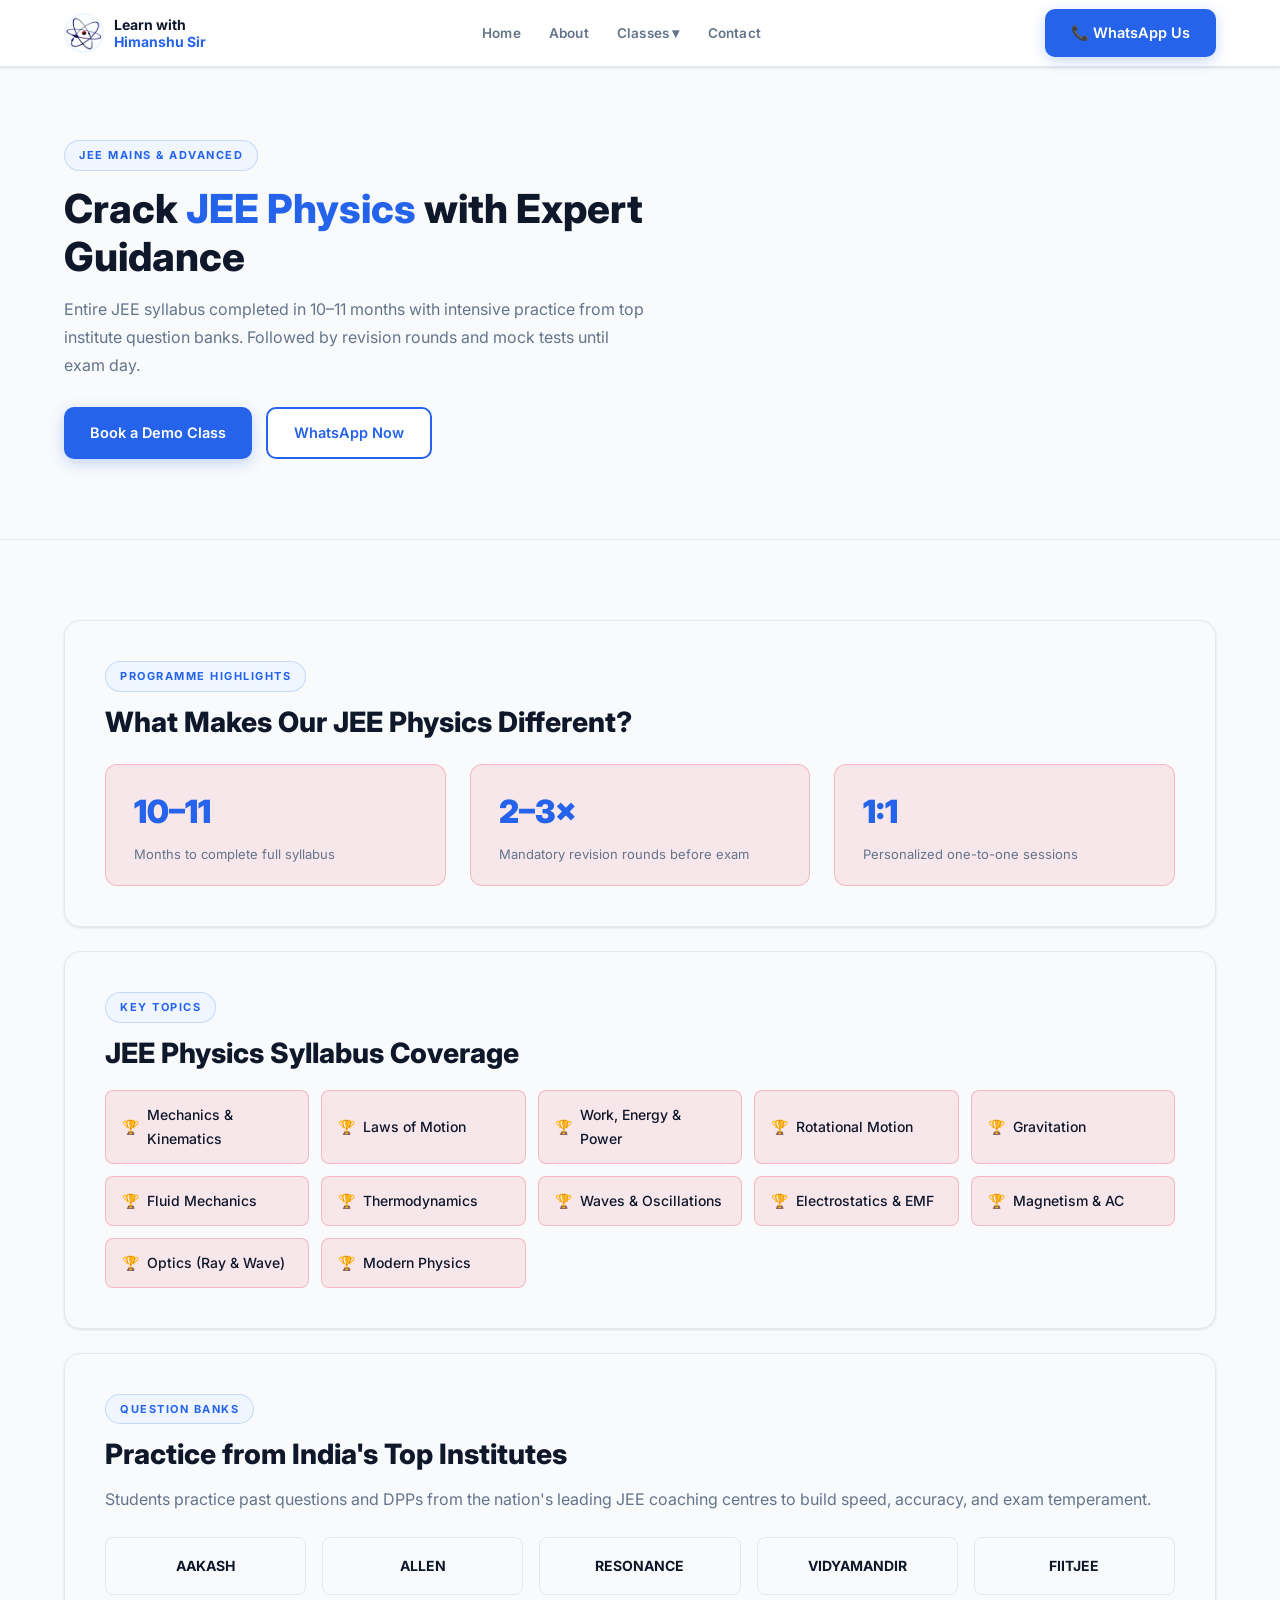
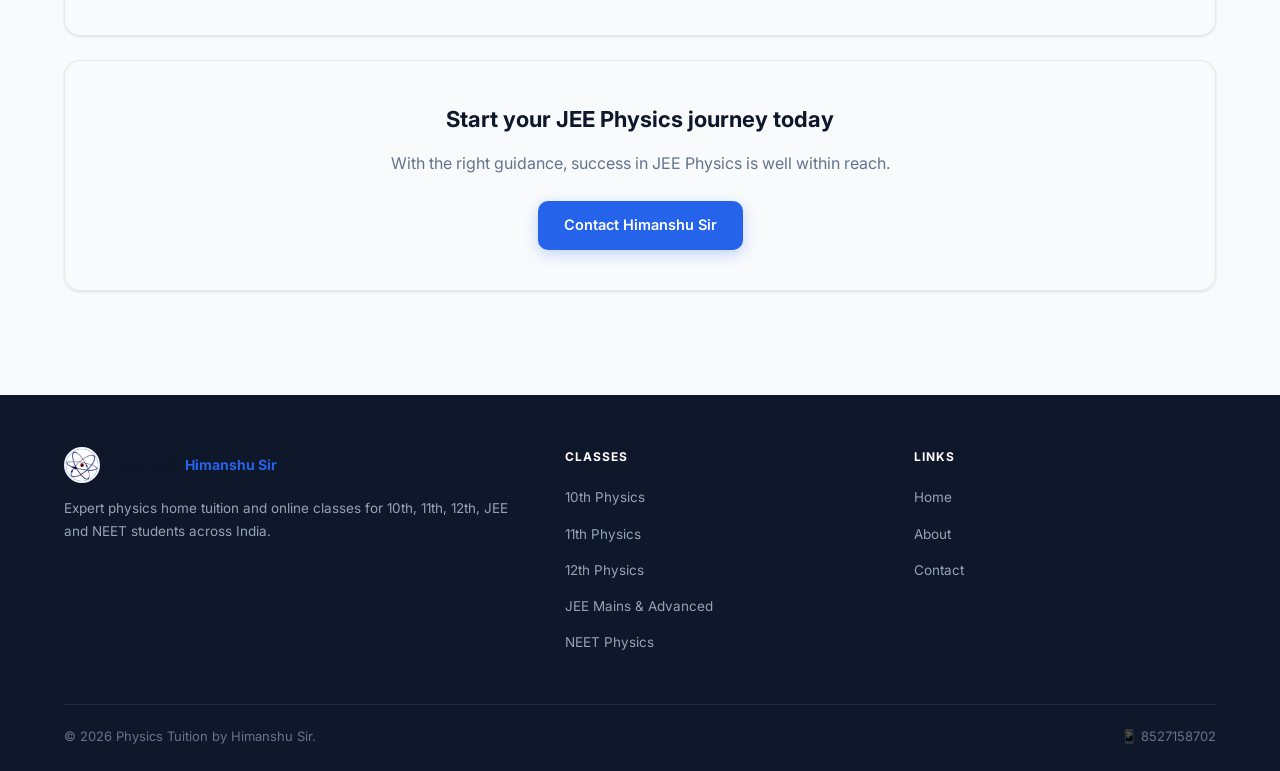
<file: physicstuition-website/pages/jee-mains.html>
<!DOCTYPE html>
<html lang="en">

<head>
	<meta charset="UTF-8" />
	<meta name="viewport" content="width=device-width, initial-scale=1.0" />
	<meta name="description"
		content="JEE Mains & Advanced Physics tuition - entire syllabus completed in 10-11 months with practice from top institutes." />
	<meta name="keywords" content="JEE physics tuition, JEE mains physics, JEE advanced physics, physics tutor JEE" />
	<title>JEE Mains &amp; Advanced Physics | Himanshu Sir</title>
	<link rel="icon" type="image/png" sizes="32x32" href="../assets/images/favicon-32.png" />
	<link rel="icon" type="image/png" sizes="16x16" href="../assets/images/favicon-16.png" />
	<link rel="stylesheet" href="../assets/css/style.css" />
	<style>
		.page-hero {
			padding: 140px 0 80px;
			background: radial-gradient(ellipse 80% 50% at 50% -10%, rgba(232, 0, 30, 0.18) 0%, transparent 70%), var(--navy);
			position: relative;
			overflow: hidden;
		}

		.page-hero .hero-grid {
			position: absolute;
			inset: 0;
			background-image: linear-gradient(rgba(255, 255, 255, 0.025) 1px, transparent 1px), linear-gradient(90deg, rgba(255, 255, 255, 0.025) 1px, transparent 1px);
			background-size: 48px 48px;
			mask-image: radial-gradient(ellipse 80% 80% at 50% 50%, black 0%, transparent 100%);
		}

		.page-hero-content {
			position: relative;
			z-index: 1;
			max-width: 760px;
		}

		.content-card {
			background: var(--navy-card);
			border: 1px solid var(--border);
			border-radius: var(--radius-lg);
			padding: 40px;
			margin-bottom: 24px;
		}

		.topic-list {
			display: grid;
			grid-template-columns: repeat(auto-fill, minmax(200px, 1fr));
			gap: 12px;
			margin-top: 20px;
		}

		.topic-item {
			background: rgba(232, 0, 30, 0.08);
			border: 1px solid rgba(232, 0, 30, 0.2);
			border-radius: 8px;
			padding: 12px 16px;
			font-size: 14px;
			font-weight: 500;
			display: flex;
			align-items: center;
			gap: 8px;
		}

		.topic-item::before {
			content: '🏆';
			font-size: 14px;
		}

		.institute-grid {
			display: grid;
			grid-template-columns: repeat(auto-fit, minmax(150px, 1fr));
			gap: 16px;
			margin-top: 24px;
		}

		.institute-chip {
			background: var(--navy-3);
			border: 1px solid var(--border);
			border-radius: 8px;
			padding: 16px;
			text-align: center;
			font-weight: 700;
			font-size: 14px;
		}

		.stats-row {
			display: flex;
			gap: 24px;
			flex-wrap: wrap;
			margin-top: 24px;
		}

		.stat-box {
			background: rgba(232, 0, 30, 0.08);
			border: 1px solid rgba(232, 0, 30, 0.2);
			border-radius: 12px;
			padding: 20px 28px;
			flex: 1;
			min-width: 140px;
		}

		.stat-box .num {
			font-size: 32px;
			font-weight: 900;
			color: var(--primary);
		}

		.stat-box .lab {
			font-size: 13px;
			color: var(--text-muted);
			margin-top: 4px;
		}
	</style>
</head>

<body>

	<nav class="navbar" id="navbar">
		<div class="container">
			<div class="nav-inner">
				<a href="../index.html" class="nav-logo">
					<img src="../assets/animations/abstract-atom.gif" alt="Logo" />
					<span class="nav-logo-text">Learn with<br /><span>Himanshu Sir</span></span>
				</a>
				<ul class="nav-links">
					<li><a href="../index.html">Home</a></li>
					<li><a href="home-tuition.html">About</a></li>
					<li class="nav-dropdown">
						<span>Classes ▾</span>
						<div class="nav-dropdown-menu">
							<a href="syllabus.html">10th Physics</a>
							<a href="physics-home-tuition.html">11th Physics</a>
							<a href="12th-physics.html">12th Physics</a>
							<a href="jee-mains.html" style="color:var(--primary);">JEE Mains &amp; Advanced</a>
							<a href="neet.html">NEET Physics</a>
							<a href="online-classes.html">Online Classes</a>
						</div>
					</li>
					<li><a href="contact.html">Contact</a></li>
				</ul>
				<a href="https://wa.me/918527158702" class="btn btn-primary nav-cta" target="_blank" rel="noopener">📞
					WhatsApp Us</a>
				<button class="nav-hamburger" id="hamburger"
					aria-label="Open menu"><span></span><span></span><span></span></button>
			</div>
		</div>
	</nav>

	<div class="mobile-nav" id="mobileNav">
		<button class="mobile-nav-close" id="mobileClose">✕</button>
		<a href="../index.html">Home</a>
		<a href="home-tuition.html">About</a>
		<details>
			<summary>Classes</summary>
			<div>
				<a href="syllabus.html">10th Physics</a>
				<a href="physics-home-tuition.html">11th Physics</a>
				<a href="12th-physics.html">12th Physics</a>
				<a href="jee-mains.html">JEE Mains &amp; Advanced</a>
				<a href="neet.html">NEET Physics</a>
				<a href="online-classes.html">Online Classes</a>
			</div>
		</details>
		<a href="contact.html">Contact</a>
	</div>

	<section class="page-hero">
		<div class="hero-grid"></div>
		<div class="container">
			<div class="page-hero-content">
				<span class="section-tag">JEE Mains &amp; Advanced</span>
				<h1 class="section-title">Crack <span>JEE Physics</span> with Expert Guidance</h1>
				<p class="section-subtitle">Entire JEE syllabus completed in 10–11 months with intensive practice from
					top institute question banks. Followed by revision rounds and mock tests until exam day.</p>
				<div style="margin-top:28px;display:flex;gap:14px;flex-wrap:wrap;">
					<a href="contact.html" class="btn btn-primary">Book a Demo Class</a>
					<a href="https://wa.me/918527158702" class="btn btn-outline" target="_blank" rel="noopener">WhatsApp
						Now</a>
				</div>
			</div>
		</div>
	</section>

	<section class="section">
		<div class="container">

			<div class="content-card">
				<span class="section-tag">Programme Highlights</span>
				<h2 class="section-title" style="font-size:28px;">What Makes Our JEE Physics Different?</h2>
				<div class="stats-row">
					<div class="stat-box">
						<div class="num">10–11</div>
						<div class="lab">Months to complete full syllabus</div>
					</div>
					<div class="stat-box">
						<div class="num">2–3×</div>
						<div class="lab">Mandatory revision rounds before exam</div>
					</div>
					<div class="stat-box">
						<div class="num">1:1</div>
						<div class="lab">Personalized one-to-one sessions</div>
					</div>
				</div>
			</div>

			<div class="content-card">
				<span class="section-tag">Key Topics</span>
				<h2 class="section-title" style="font-size:28px;">JEE Physics Syllabus Coverage</h2>
				<div class="topic-list">
					<div class="topic-item">Mechanics &amp; Kinematics</div>
					<div class="topic-item">Laws of Motion</div>
					<div class="topic-item">Work, Energy &amp; Power</div>
					<div class="topic-item">Rotational Motion</div>
					<div class="topic-item">Gravitation</div>
					<div class="topic-item">Fluid Mechanics</div>
					<div class="topic-item">Thermodynamics</div>
					<div class="topic-item">Waves &amp; Oscillations</div>
					<div class="topic-item">Electrostatics &amp; EMF</div>
					<div class="topic-item">Magnetism &amp; AC</div>
					<div class="topic-item">Optics (Ray &amp; Wave)</div>
					<div class="topic-item">Modern Physics</div>
				</div>
			</div>

			<div class="content-card">
				<span class="section-tag">Question Banks</span>
				<h2 class="section-title" style="font-size:28px;">Practice from India's Top Institutes</h2>
				<p style="color:var(--text-muted);margin-bottom:8px;">Students practice past questions and DPPs from the
					nation's leading JEE coaching centres to build speed, accuracy, and exam temperament.</p>
				<div class="institute-grid">
					<div class="institute-chip">AAKASH</div>
					<div class="institute-chip">ALLEN</div>
					<div class="institute-chip">RESONANCE</div>
					<div class="institute-chip">VIDYAMANDIR</div>
					<div class="institute-chip">FIITJEE</div>
				</div>
			</div>

			<div class="content-card" style="text-align:center;">
				<h3 style="font-size:22px;font-weight:700;margin-bottom:12px;">Start your JEE Physics journey today</h3>
				<p style="color:var(--text-muted);margin-bottom:24px;">With the right guidance, success in JEE Physics
					is well within reach.</p>
				<a href="contact.html" class="btn btn-primary">Contact Himanshu Sir</a>
			</div>

		</div>
	</section>

	<footer>
		<div class="container">
			<div class="footer-inner">
				<div class="footer-brand">
					<div class="nav-logo"><img src="../assets/animations/abstract-atom.gif" alt="Logo"
							style="width:36px;height:36px;border-radius:50%;" /><span class="nav-logo-text">Learn with
							<span>Himanshu Sir</span></span></div>
					<p>Expert physics home tuition and online classes for 10th, 11th, 12th, JEE and NEET students across
						India.</p>
				</div>
				<div class="footer-col">
					<h4>Classes</h4>
					<ul>
						<li><a href="syllabus.html">10th Physics</a></li>
						<li><a href="physics-home-tuition.html">11th Physics</a></li>
						<li><a href="12th-physics.html">12th Physics</a></li>
						<li><a href="jee-mains.html">JEE Mains &amp; Advanced</a></li>
						<li><a href="neet.html">NEET Physics</a></li>
					</ul>
				</div>
				<div class="footer-col">
					<h4>Links</h4>
					<ul>
						<li><a href="../index.html">Home</a></li>
						<li><a href="home-tuition.html">About</a></li>
						<li><a href="contact.html">Contact</a></li>
					</ul>
				</div>
			</div>
			<div class="footer-bottom"><span>© 2026 Physics Tuition by Himanshu Sir.</span><span>📱 8527158702</span>
			</div>
		</div>
	</footer>

	<script>
		const navbar = document.getElementById('navbar');
		window.addEventListener('scroll', () => navbar.classList.toggle('scrolled', window.scrollY > 40));
		const hamburger = document.getElementById('hamburger');
		const mobileNav = document.getElementById('mobileNav');
		const mobileClose = document.getElementById('mobileClose');
		hamburger.addEventListener('click', () => { mobileNav.classList.add('open'); document.body.style.overflow = 'hidden'; });
		mobileClose.addEventListener('click', () => { mobileNav.classList.remove('open'); document.body.style.overflow = ''; });
		mobileNav.querySelectorAll('a').forEach(l => l.addEventListener('click', () => { mobileNav.classList.remove('open'); document.body.style.overflow = ''; }));
	</script>
</body>

</html>
</file>
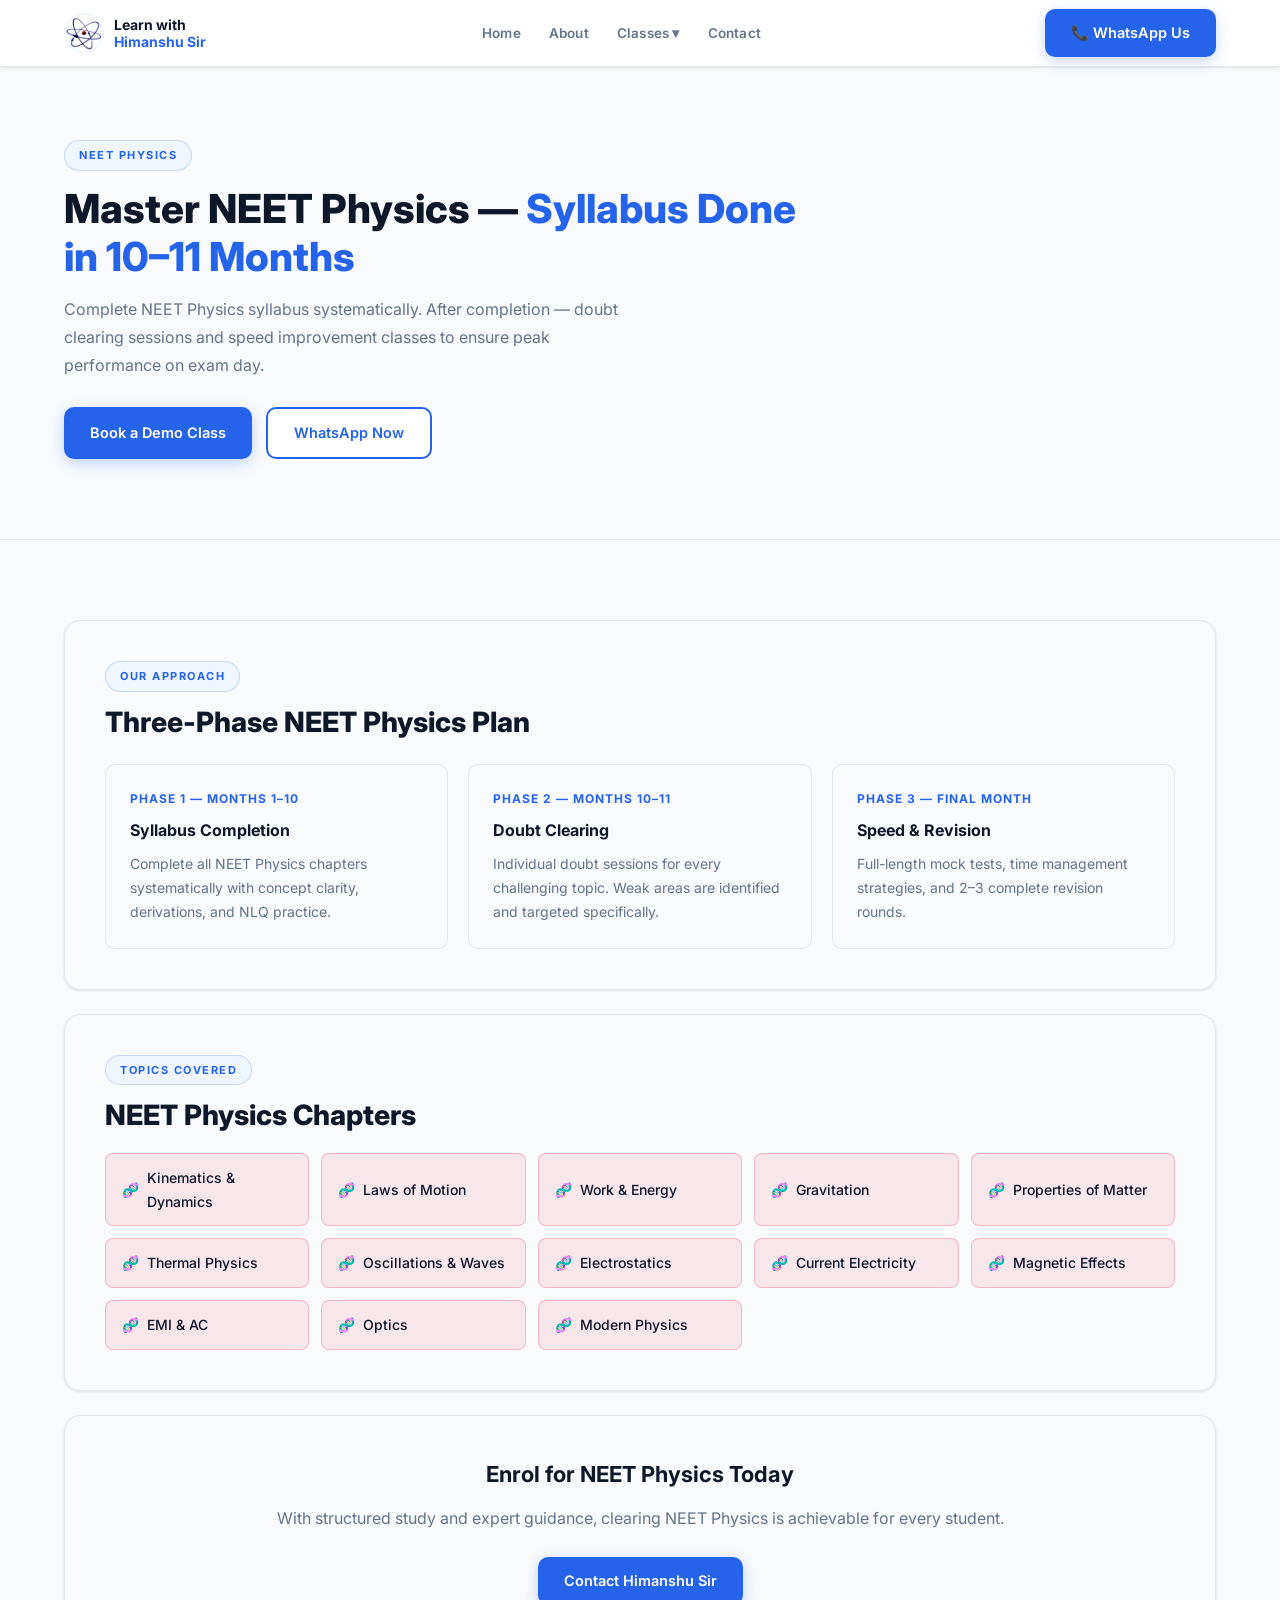
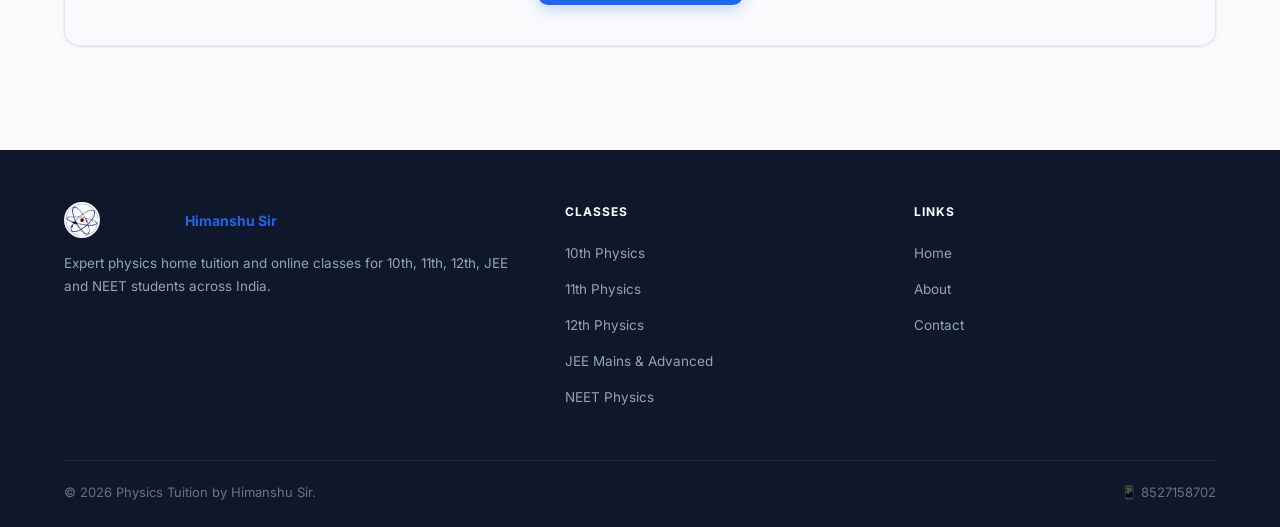
<file: physicstuition-website/pages/neet.html>
<!DOCTYPE html>
<html lang="en">

<head>
	<meta charset="UTF-8" />
	<meta name="viewport" content="width=device-width, initial-scale=1.0" />
	<meta name="description"
		content="NEET Physics tuition - complete syllabus in 10-11 months, followed by doubt clearing and speed improvement. Expert guidance by Himanshu Sir." />
	<meta name="keywords" content="NEET physics tuition, NEET physics preparation, physics tutor NEET" />
	<title>NEET Physics Tuition | Himanshu Sir</title>
	<link rel="icon" type="image/png" sizes="32x32" href="../assets/images/favicon-32.png" />
	<link rel="icon" type="image/png" sizes="16x16" href="../assets/images/favicon-16.png" />
	<link rel="stylesheet" href="../assets/css/style.css" />
	<style>
		.page-hero {
			padding: 140px 0 80px;
			background: radial-gradient(ellipse 80% 50% at 50% -10%, rgba(232, 0, 30, 0.18) 0%, transparent 70%), var(--navy);
			position: relative;
			overflow: hidden;
		}

		.page-hero .hero-grid {
			position: absolute;
			inset: 0;
			background-image: linear-gradient(rgba(255, 255, 255, 0.025) 1px, transparent 1px), linear-gradient(90deg, rgba(255, 255, 255, 0.025) 1px, transparent 1px);
			background-size: 48px 48px;
			mask-image: radial-gradient(ellipse 80% 80% at 50% 50%, black 0%, transparent 100%);
		}

		.page-hero-content {
			position: relative;
			z-index: 1;
			max-width: 760px;
		}

		.content-card {
			background: var(--navy-card);
			border: 1px solid var(--border);
			border-radius: var(--radius-lg);
			padding: 40px;
			margin-bottom: 24px;
		}

		.topic-list {
			display: grid;
			grid-template-columns: repeat(auto-fill, minmax(200px, 1fr));
			gap: 12px;
			margin-top: 20px;
		}

		.topic-item {
			background: rgba(232, 0, 30, 0.08);
			border: 1px solid rgba(232, 0, 30, 0.2);
			border-radius: 8px;
			padding: 12px 16px;
			font-size: 14px;
			font-weight: 500;
			display: flex;
			align-items: center;
			gap: 8px;
		}

		.topic-item::before {
			content: '🧬';
			font-size: 14px;
		}

		.phase-grid {
			display: grid;
			grid-template-columns: repeat(auto-fit, minmax(220px, 1fr));
			gap: 20px;
			margin-top: 24px;
		}

		.phase-card {
			background: var(--navy-3);
			border: 1px solid var(--border);
			border-radius: var(--radius);
			padding: 24px;
		}

		.phase-num {
			font-size: 12px;
			font-weight: 700;
			text-transform: uppercase;
			letter-spacing: 1px;
			color: var(--primary);
			margin-bottom: 8px;
		}

		.phase-title {
			font-size: 16px;
			font-weight: 700;
			margin-bottom: 8px;
		}

		.phase-desc {
			font-size: 14px;
			color: var(--text-muted);
		}
	</style>
</head>

<body>

	<nav class="navbar" id="navbar">
		<div class="container">
			<div class="nav-inner">
				<a href="../index.html" class="nav-logo">
					<img src="../assets/animations/abstract-atom.gif" alt="Logo" />
					<span class="nav-logo-text">Learn with<br /><span>Himanshu Sir</span></span>
				</a>
				<ul class="nav-links">
					<li><a href="../index.html">Home</a></li>
					<li><a href="home-tuition.html">About</a></li>
					<li class="nav-dropdown">
						<span>Classes ▾</span>
						<div class="nav-dropdown-menu">
							<a href="syllabus.html">10th Physics</a>
							<a href="physics-home-tuition.html">11th Physics</a>
							<a href="12th-physics.html">12th Physics</a>
							<a href="jee-mains.html">JEE Mains &amp; Advanced</a>
							<a href="neet.html" style="color:var(--primary);">NEET Physics</a>
							<a href="online-classes.html">Online Classes</a>
						</div>
					</li>
					<li><a href="contact.html">Contact</a></li>
				</ul>
				<a href="https://wa.me/918527158702" class="btn btn-primary nav-cta" target="_blank" rel="noopener">📞
					WhatsApp Us</a>
				<button class="nav-hamburger" id="hamburger"
					aria-label="Open menu"><span></span><span></span><span></span></button>
			</div>
		</div>
	</nav>

	<div class="mobile-nav" id="mobileNav">
		<button class="mobile-nav-close" id="mobileClose">✕</button>
		<a href="../index.html">Home</a>
		<a href="home-tuition.html">About</a>
		<details>
			<summary>Classes</summary>
			<div>
				<a href="syllabus.html">10th Physics</a>
				<a href="physics-home-tuition.html">11th Physics</a>
				<a href="12th-physics.html">12th Physics</a>
				<a href="jee-mains.html">JEE Mains &amp; Advanced</a>
				<a href="neet.html">NEET Physics</a>
				<a href="online-classes.html">Online Classes</a>
			</div>
		</details>
		<a href="contact.html">Contact</a>
	</div>

	<section class="page-hero">
		<div class="hero-grid"></div>
		<div class="container">
			<div class="page-hero-content">
				<span class="section-tag">NEET Physics</span>
				<h1 class="section-title">Master NEET Physics — <span>Syllabus Done in 10–11 Months</span></h1>
				<p class="section-subtitle">Complete NEET Physics syllabus systematically. After completion — doubt
					clearing sessions and speed improvement classes to ensure peak performance on exam day.</p>
				<div style="margin-top:28px;display:flex;gap:14px;flex-wrap:wrap;">
					<a href="contact.html" class="btn btn-primary">Book a Demo Class</a>
					<a href="https://wa.me/918527158702" class="btn btn-outline" target="_blank" rel="noopener">WhatsApp
						Now</a>
				</div>
			</div>
		</div>
	</section>

	<section class="section">
		<div class="container">

			<div class="content-card">
				<span class="section-tag">Our Approach</span>
				<h2 class="section-title" style="font-size:28px;">Three-Phase NEET Physics Plan</h2>
				<div class="phase-grid">
					<div class="phase-card">
						<div class="phase-num">Phase 1 — Months 1–10</div>
						<div class="phase-title">Syllabus Completion</div>
						<div class="phase-desc">Complete all NEET Physics chapters systematically with concept clarity,
							derivations, and NLQ practice.</div>
					</div>
					<div class="phase-card">
						<div class="phase-num">Phase 2 — Months 10–11</div>
						<div class="phase-title">Doubt Clearing</div>
						<div class="phase-desc">Individual doubt sessions for every challenging topic. Weak areas are
							identified and targeted specifically.</div>
					</div>
					<div class="phase-card">
						<div class="phase-num">Phase 3 — Final Month</div>
						<div class="phase-title">Speed &amp; Revision</div>
						<div class="phase-desc">Full-length mock tests, time management strategies, and 2–3 complete
							revision rounds.</div>
					</div>
				</div>
			</div>

			<div class="content-card">
				<span class="section-tag">Topics Covered</span>
				<h2 class="section-title" style="font-size:28px;">NEET Physics Chapters</h2>
				<div class="topic-list">
					<div class="topic-item">Kinematics &amp; Dynamics</div>
					<div class="topic-item">Laws of Motion</div>
					<div class="topic-item">Work &amp; Energy</div>
					<div class="topic-item">Gravitation</div>
					<div class="topic-item">Properties of Matter</div>
					<div class="topic-item">Thermal Physics</div>
					<div class="topic-item">Oscillations &amp; Waves</div>
					<div class="topic-item">Electrostatics</div>
					<div class="topic-item">Current Electricity</div>
					<div class="topic-item">Magnetic Effects</div>
					<div class="topic-item">EMI &amp; AC</div>
					<div class="topic-item">Optics</div>
					<div class="topic-item">Modern Physics</div>
				</div>
			</div>

			<div class="content-card" style="text-align:center;">
				<h3 style="font-size:22px;font-weight:700;margin-bottom:12px;">Enrol for NEET Physics Today</h3>
				<p style="color:var(--text-muted);margin-bottom:24px;">With structured study and expert guidance,
					clearing NEET Physics is achievable for every student.</p>
				<a href="contact.html" class="btn btn-primary">Contact Himanshu Sir</a>
			</div>

		</div>
	</section>

	<footer>
		<div class="container">
			<div class="footer-inner">
				<div class="footer-brand">
					<div class="nav-logo"><img src="../assets/animations/abstract-atom.gif" alt="Logo"
							style="width:36px;height:36px;border-radius:50%;" /><span class="nav-logo-text">Learn with
							<span>Himanshu Sir</span></span></div>
					<p>Expert physics home tuition and online classes for 10th, 11th, 12th, JEE and NEET students across
						India.</p>
				</div>
				<div class="footer-col">
					<h4>Classes</h4>
					<ul>
						<li><a href="syllabus.html">10th Physics</a></li>
						<li><a href="physics-home-tuition.html">11th Physics</a></li>
						<li><a href="12th-physics.html">12th Physics</a></li>
						<li><a href="jee-mains.html">JEE Mains &amp; Advanced</a></li>
						<li><a href="neet.html">NEET Physics</a></li>
					</ul>
				</div>
				<div class="footer-col">
					<h4>Links</h4>
					<ul>
						<li><a href="../index.html">Home</a></li>
						<li><a href="home-tuition.html">About</a></li>
						<li><a href="contact.html">Contact</a></li>
					</ul>
				</div>
			</div>
			<div class="footer-bottom"><span>© 2026 Physics Tuition by Himanshu Sir.</span><span>📱 8527158702</span>
			</div>
		</div>
	</footer>

	<script>
		const navbar = document.getElementById('navbar');
		window.addEventListener('scroll', () => navbar.classList.toggle('scrolled', window.scrollY > 40));
		const hamburger = document.getElementById('hamburger');
		const mobileNav = document.getElementById('mobileNav');
		const mobileClose = document.getElementById('mobileClose');
		hamburger.addEventListener('click', () => { mobileNav.classList.add('open'); document.body.style.overflow = 'hidden'; });
		mobileClose.addEventListener('click', () => { mobileNav.classList.remove('open'); document.body.style.overflow = ''; });
		mobileNav.querySelectorAll('a').forEach(l => l.addEventListener('click', () => { mobileNav.classList.remove('open'); document.body.style.overflow = ''; }));
	</script>
</body>

</html>
</file>
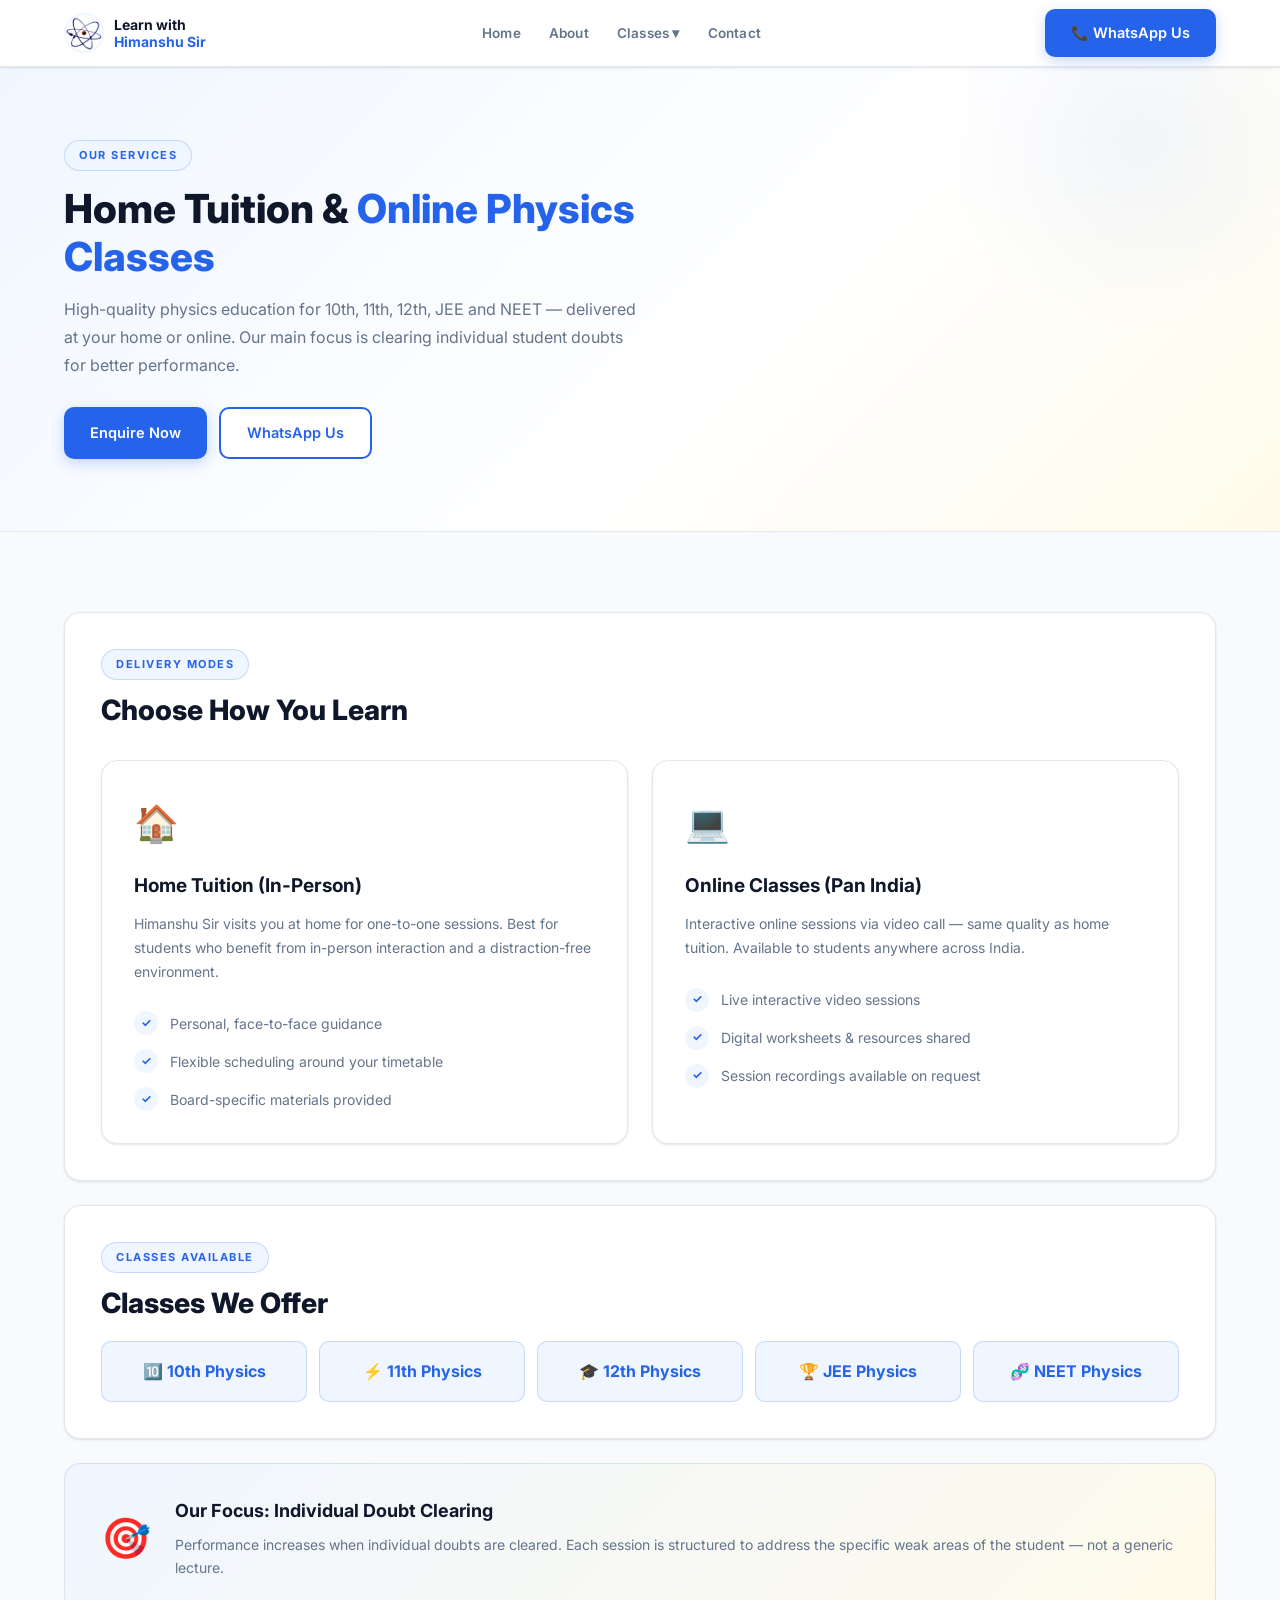
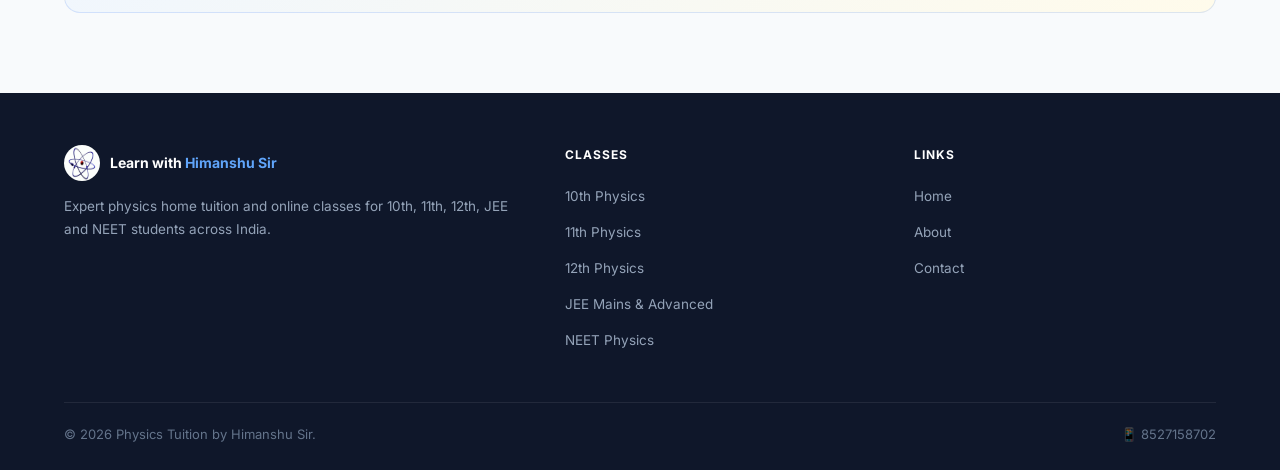
<file: physicstuition-website/pages/online-classes.html>
<!DOCTYPE html>
<html lang="en">

<head>
	<meta charset="UTF-8" />
	<meta name="viewport" content="width=device-width, initial-scale=1.0" />
	<meta name="description"
		content="Home tuition and online classes for Physics 10th, 11th, 12th, JEE and NEET provided by Himanshu Sir. Focus on clearing individual doubts." />
	<meta name="keywords" content="physics online classes, home tuition physics, physics tuition services" />
	<title>Home Tuition &amp; Online Physics Classes | Himanshu Sir</title>
	<link rel="icon" type="image/png" sizes="32x32" href="../assets/images/favicon-32.png" />
	<link rel="icon" type="image/png" sizes="16x16" href="../assets/images/favicon-16.png" />
	<link rel="stylesheet" href="../assets/css/style.css" />
	<style>
		.service-grid {
			display: grid;
			grid-template-columns: 1fr 1fr;
			gap: 24px;
			margin-top: 32px;
		}

		@media(max-width:768px) {
			.service-grid {
				grid-template-columns: 1fr;
			}
		}

		.service-card {
			background: #fff;
			border: 1px solid var(--border);
			border-radius: var(--radius-lg);
			padding: 32px;
			box-shadow: var(--shadow-sm);
			transition: var(--transition);
		}

		.service-card:hover {
			border-color: rgba(37, 99, 235, 0.3);
			transform: translateY(-3px);
			box-shadow: var(--shadow);
		}

		.service-card .icon {
			font-size: 36px;
			margin-bottom: 16px;
		}

		.service-card h3 {
			font-size: 19px;
			font-weight: 700;
			margin-bottom: 10px;
		}

		.service-card p {
			font-size: 14px;
			color: var(--text-muted);
			line-height: 1.7;
			margin-bottom: 16px;
		}

		.feature-row {
			display: flex;
			flex-direction: column;
			gap: 14px;
			margin-top: 28px;
		}

		.feature-row-item {
			display: flex;
			align-items: center;
			gap: 12px;
			font-size: 14px;
			color: var(--text-muted);
		}

		.feature-row-item::before {
			content: '✓';
			display: flex;
			align-items: center;
			justify-content: center;
			flex-shrink: 0;
			width: 24px;
			height: 24px;
			background: var(--primary-light);
			color: var(--primary);
			border-radius: 50%;
			font-size: 12px;
			font-weight: 700;
		}

		.banner {
			background: linear-gradient(135deg, var(--primary-light), var(--accent-light));
			border: 1px solid rgba(37, 99, 235, 0.15);
			border-radius: var(--radius-lg);
			padding: 32px 36px;
			margin-top: 24px;
			display: flex;
			align-items: center;
			gap: 24px;
		}

		.banner-icon {
			font-size: 40px;
			flex-shrink: 0;
		}

		.banner h3 {
			font-size: 18px;
			font-weight: 700;
			margin-bottom: 6px;
		}

		.banner p {
			font-size: 14px;
			color: var(--text-muted);
		}
	</style>
</head>

<body>

	<nav class="navbar" id="navbar">
		<div class="container">
			<div class="nav-inner">
				<a href="../index.html" class="nav-logo">
					<img src="../assets/animations/abstract-atom.gif" alt="Logo" />
					<span class="nav-logo-text">Learn with<br /><span>Himanshu Sir</span></span>
				</a>
				<ul class="nav-links">
					<li><a href="../index.html">Home</a></li>
					<li><a href="home-tuition.html">About</a></li>
					<li class="nav-dropdown">
						<span>Classes ▾</span>
						<div class="nav-dropdown-menu">
							<a href="syllabus.html">10th Physics</a>
							<a href="physics-home-tuition.html">11th Physics</a>
							<a href="12th-physics.html">12th Physics</a>
							<a href="jee-mains.html">JEE Mains &amp; Advanced</a>
							<a href="neet.html">NEET Physics</a>
							<a href="online-classes.html" style="color:var(--primary);">Online Classes</a>
						</div>
					</li>
					<li><a href="contact.html">Contact</a></li>
				</ul>
				<a href="https://wa.me/918527158702" class="btn btn-primary nav-cta" target="_blank" rel="noopener">📞
					WhatsApp Us</a>
				<button class="nav-hamburger" id="hamburger"
					aria-label="Open menu"><span></span><span></span><span></span></button>
			</div>
		</div>
	</nav>

	<div class="mobile-nav" id="mobileNav">
		<button class="mobile-nav-close" id="mobileClose">✕</button>
		<a href="../index.html">Home</a>
		<a href="home-tuition.html">About</a>
		<details>
			<summary>Classes</summary>
			<div>
				<a href="syllabus.html">10th Physics</a>
				<a href="physics-home-tuition.html">11th Physics</a>
				<a href="12th-physics.html">12th Physics</a>
				<a href="jee-mains.html">JEE Mains &amp; Advanced</a>
				<a href="neet.html">NEET Physics</a>
				<a href="online-classes.html">Online Classes</a>
			</div>
		</details>
		<a href="contact.html">Contact</a>
	</div>

	<section class="page-hero">
		<div class="page-hero-deco"></div>
		<div class="container">
			<div class="page-hero-content">
				<span class="section-tag">Our Services</span>
				<h1 class="section-title">Home Tuition &amp; <span>Online Physics Classes</span></h1>
				<p class="section-subtitle">High-quality physics education for 10th, 11th, 12th, JEE and NEET —
					delivered at your home or online. Our main focus is clearing individual student doubts for better
					performance.</p>
				<div style="margin-top:28px;display:flex;gap:12px;flex-wrap:wrap;">
					<a href="contact.html" class="btn btn-primary">Enquire Now</a>
					<a href="https://wa.me/918527158702" class="btn btn-outline" target="_blank" rel="noopener">WhatsApp
						Us</a>
				</div>
			</div>
		</div>
	</section>

	<section class="section">
		<div class="container">

			<div class="content-card">
				<span class="section-tag">Delivery Modes</span>
				<h2 class="section-title" style="font-size:28px;">Choose How You Learn</h2>
				<div class="service-grid">
					<div class="service-card">
						<div class="icon">🏠</div>
						<h3>Home Tuition (In-Person)</h3>
						<p>Himanshu Sir visits you at home for one-to-one sessions. Best for students who benefit from
							in-person interaction and a distraction-free environment.</p>
						<div class="feature-row">
							<div class="feature-row-item">Personal, face-to-face guidance</div>
							<div class="feature-row-item">Flexible scheduling around your timetable</div>
							<div class="feature-row-item">Board-specific materials provided</div>
						</div>
					</div>
					<div class="service-card">
						<div class="icon">💻</div>
						<h3>Online Classes (Pan India)</h3>
						<p>Interactive online sessions via video call — same quality as home tuition. Available to
							students anywhere across India.</p>
						<div class="feature-row">
							<div class="feature-row-item">Live interactive video sessions</div>
							<div class="feature-row-item">Digital worksheets &amp; resources shared</div>
							<div class="feature-row-item">Session recordings available on request</div>
						</div>
					</div>
				</div>
			</div>

			<div class="content-card">
				<span class="section-tag">Classes Available</span>
				<h2 class="section-title" style="font-size:28px;">Classes We Offer</h2>
				<div
					style="display:grid;grid-template-columns:repeat(auto-fit,minmax(160px,1fr));gap:12px;margin-top:20px;">
					<a href="syllabus.html"
						style="background:var(--primary-light);border:1px solid rgba(37,99,235,0.2);border-radius:10px;padding:16px;text-align:center;font-weight:700;color:var(--primary);transition:var(--transition);"
						onmouseover="this.style.background='var(--primary)';this.style.color='#fff'"
						onmouseout="this.style.background='var(--primary-light)';this.style.color='var(--primary)'">🔟
						10th Physics</a>
					<a href="physics-home-tuition.html"
						style="background:var(--primary-light);border:1px solid rgba(37,99,235,0.2);border-radius:10px;padding:16px;text-align:center;font-weight:700;color:var(--primary);transition:var(--transition);"
						onmouseover="this.style.background='var(--primary)';this.style.color='#fff'"
						onmouseout="this.style.background='var(--primary-light)';this.style.color='var(--primary)'">⚡
						11th Physics</a>
					<a href="12th-physics.html"
						style="background:var(--primary-light);border:1px solid rgba(37,99,235,0.2);border-radius:10px;padding:16px;text-align:center;font-weight:700;color:var(--primary);transition:var(--transition);"
						onmouseover="this.style.background='var(--primary)';this.style.color='#fff'"
						onmouseout="this.style.background='var(--primary-light)';this.style.color='var(--primary)'">🎓
						12th Physics</a>
					<a href="jee-mains.html"
						style="background:var(--primary-light);border:1px solid rgba(37,99,235,0.2);border-radius:10px;padding:16px;text-align:center;font-weight:700;color:var(--primary);transition:var(--transition);"
						onmouseover="this.style.background='var(--primary)';this.style.color='#fff'"
						onmouseout="this.style.background='var(--primary-light)';this.style.color='var(--primary)'">🏆
						JEE Physics</a>
					<a href="neet.html"
						style="background:var(--primary-light);border:1px solid rgba(37,99,235,0.2);border-radius:10px;padding:16px;text-align:center;font-weight:700;color:var(--primary);transition:var(--transition);"
						onmouseover="this.style.background='var(--primary)';this.style.color='#fff'"
						onmouseout="this.style.background='var(--primary-light)';this.style.color='var(--primary)'">🧬
						NEET Physics</a>
				</div>
			</div>

			<div class="banner">
				<div class="banner-icon">🎯</div>
				<div>
					<h3>Our Focus: Individual Doubt Clearing</h3>
					<p>Performance increases when individual doubts are cleared. Each session is structured to address
						the specific weak areas of the student — not a generic lecture.</p>
				</div>
			</div>

		</div>
	</section>

	<footer>
		<div class="container">
			<div class="footer-inner">
				<div class="footer-brand">
					<div style="display:flex;align-items:center;gap:10px;">
						<img src="../assets/animations/abstract-atom.gif" alt="Logo"
							style="width:36px;height:36px;border-radius:50%;" />
						<span class="footer-logo-text">Learn with <span>Himanshu Sir</span></span>
					</div>
					<p>Expert physics home tuition and online classes for 10th, 11th, 12th, JEE and NEET students across
						India.</p>
				</div>
				<div class="footer-col">
					<h4>Classes</h4>
					<ul>
						<li><a href="syllabus.html">10th Physics</a></li>
						<li><a href="physics-home-tuition.html">11th Physics</a></li>
						<li><a href="12th-physics.html">12th Physics</a></li>
						<li><a href="jee-mains.html">JEE Mains &amp; Advanced</a></li>
						<li><a href="neet.html">NEET Physics</a></li>
					</ul>
				</div>
				<div class="footer-col">
					<h4>Links</h4>
					<ul>
						<li><a href="../index.html">Home</a></li>
						<li><a href="home-tuition.html">About</a></li>
						<li><a href="contact.html">Contact</a></li>
					</ul>
				</div>
			</div>
			<div class="footer-bottom"><span>© 2026 Physics Tuition by Himanshu Sir.</span><span>📱 8527158702</span>
			</div>
		</div>
	</footer>

	<script>
		const navbar = document.getElementById('navbar');
		window.addEventListener('scroll', () => navbar.classList.toggle('scrolled', window.scrollY > 40));
		const hamburger = document.getElementById('hamburger');
		const mobileNav = document.getElementById('mobileNav');
		const mobileClose = document.getElementById('mobileClose');
		hamburger.addEventListener('click', () => { mobileNav.classList.add('open'); document.body.style.overflow = 'hidden'; });
		mobileClose.addEventListener('click', () => { mobileNav.classList.remove('open'); document.body.style.overflow = ''; });
		mobileNav.querySelectorAll('a').forEach(l => l.addEventListener('click', () => { mobileNav.classList.remove('open'); document.body.style.overflow = ''; }));
	</script>
</body>

</html>
</file>
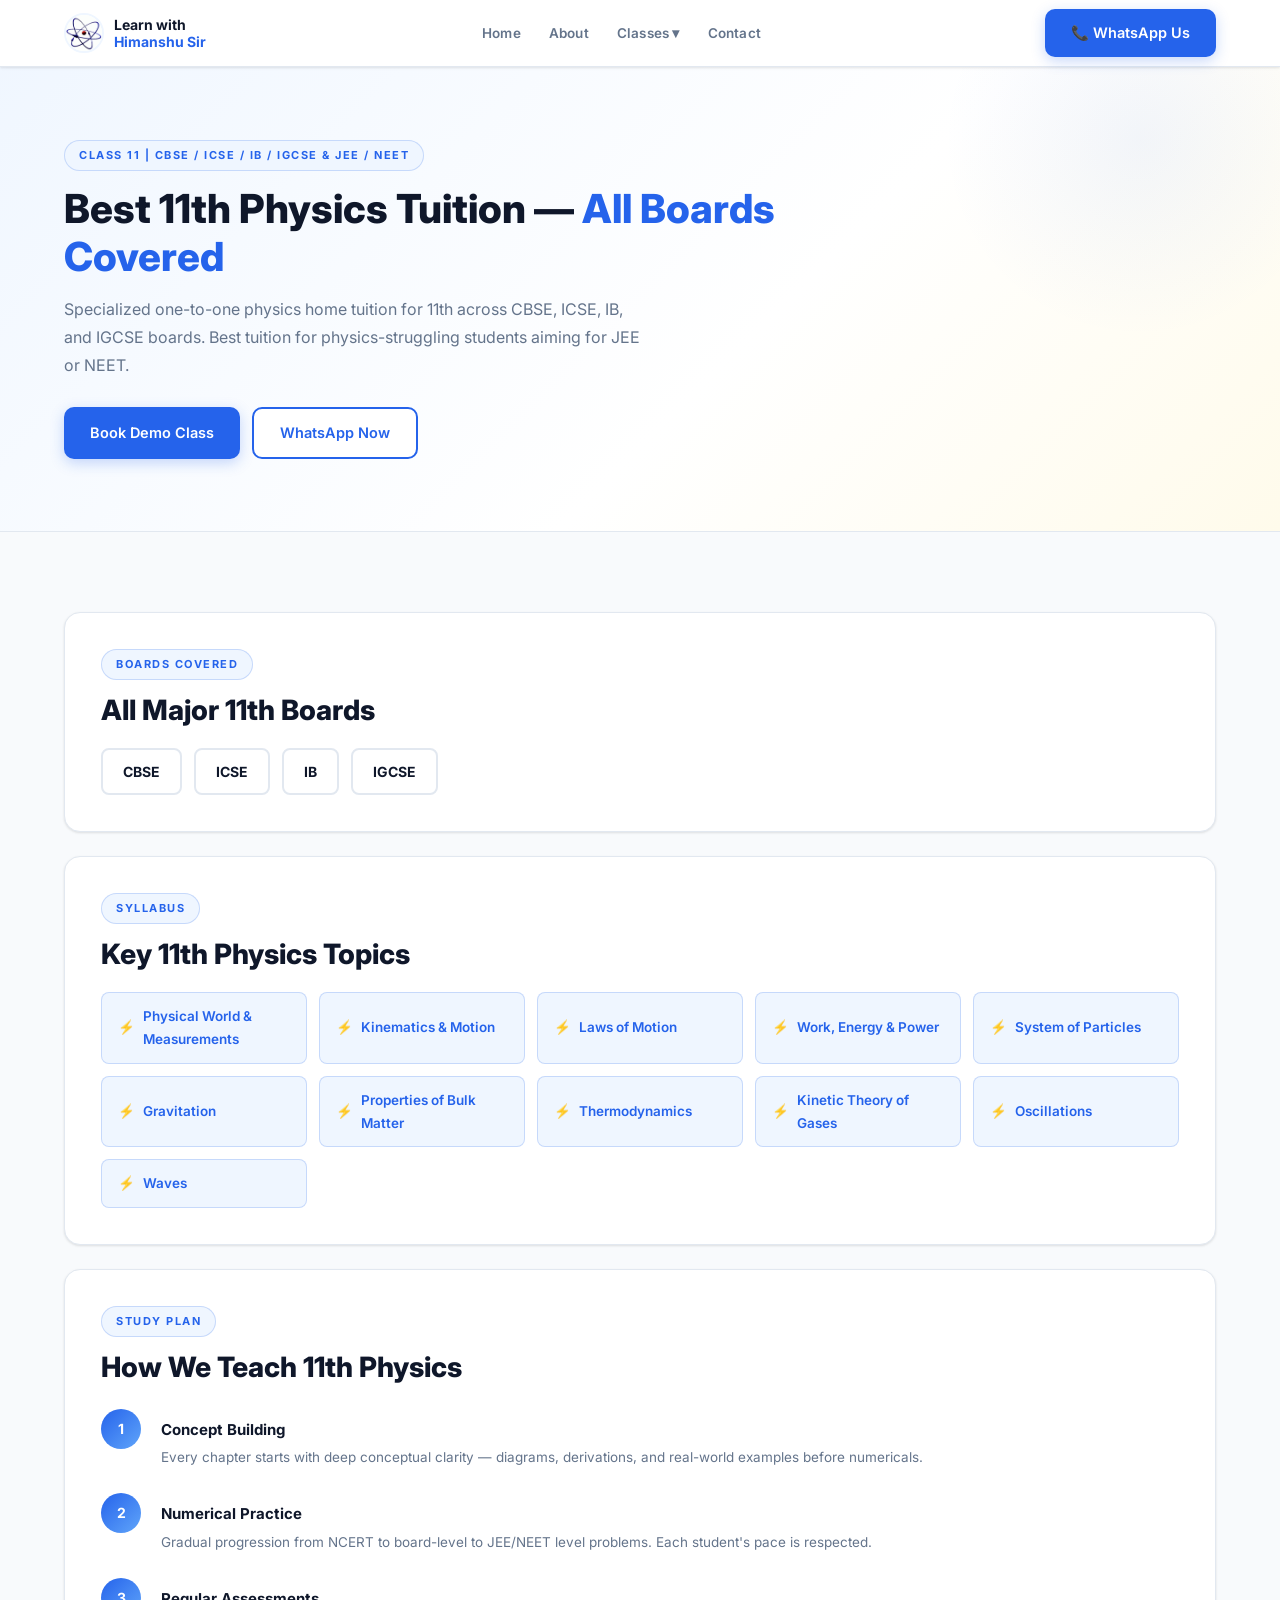
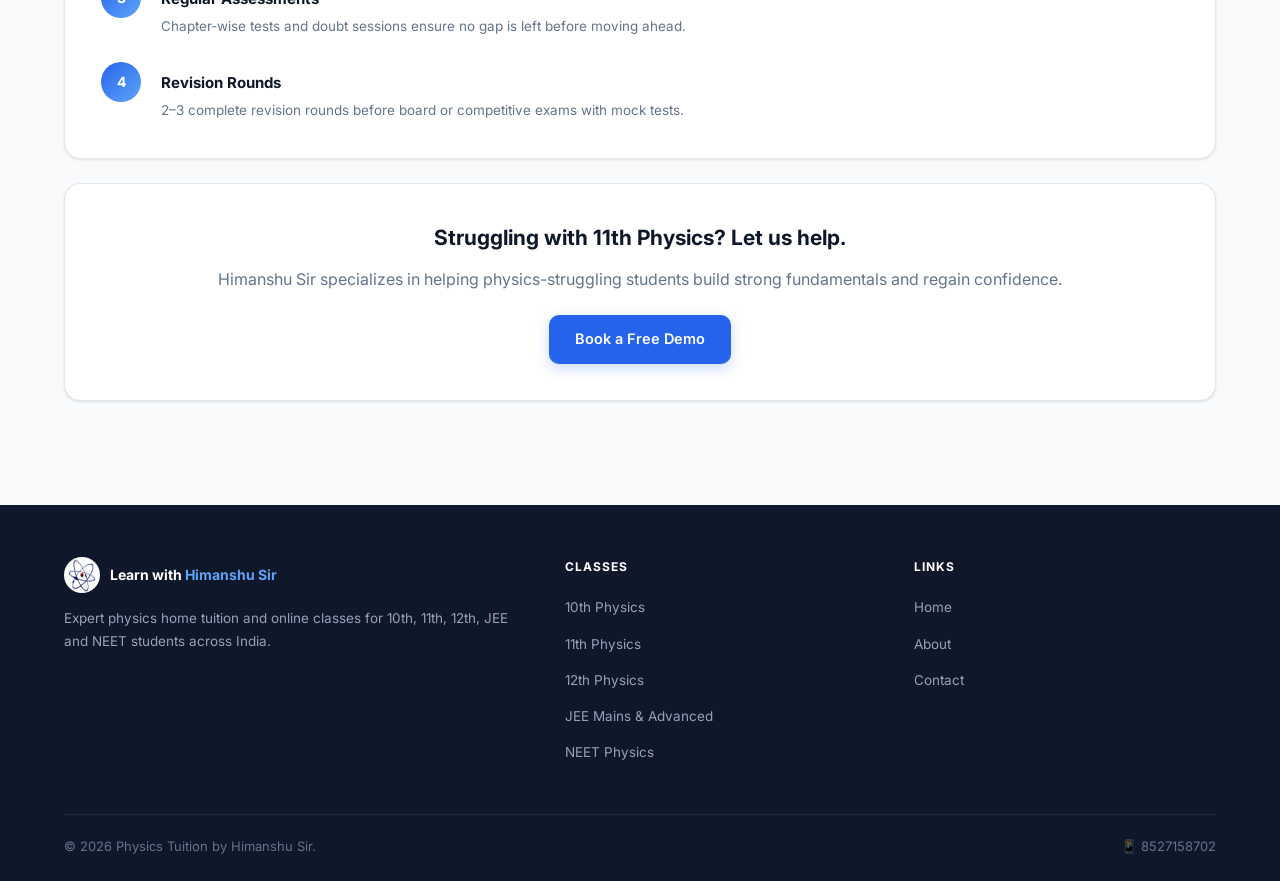
<file: physicstuition-website/pages/physics-home-tuition.html>
<!DOCTYPE html>
<html lang="en">

<head>
	<meta charset="UTF-8" />
	<meta name="viewport" content="width=device-width, initial-scale=1.0" />
	<meta name="description"
		content="Best physics home tuition for 11th CBSE/ICSE/IB/IGCSE and JEE/NEET preparation. Complete syllabus with special focus on struggling students." />
	<meta name="keywords" content="11th physics tuition, CBSE 11th physics, ICSE physics, IB physics tutor" />
	<title>11th Physics Home Tuition | Best Physics Tutor | Himanshu Sir</title>
	<link rel="icon" type="image/png" sizes="32x32" href="../assets/images/favicon-32.png" />
	<link rel="icon" type="image/png" sizes="16x16" href="../assets/images/favicon-16.png" />
	<link rel="stylesheet" href="../assets/css/style.css" />
	<style>
		.topic-grid {
			display: grid;
			grid-template-columns: repeat(auto-fill, minmax(200px, 1fr));
			gap: 12px;
			margin-top: 20px;
		}

		.topic-chip {
			background: var(--primary-light);
			border: 1px solid rgba(37, 99, 235, 0.2);
			border-radius: 8px;
			padding: 12px 16px;
			font-size: 13.5px;
			font-weight: 600;
			color: var(--primary);
			display: flex;
			align-items: center;
			gap: 8px;
		}

		.topic-chip::before {
			content: '⚡';
		}

		.board-row {
			display: flex;
			gap: 12px;
			flex-wrap: wrap;
			margin-top: 20px;
		}

		.board-chip {
			background: #fff;
			border: 2px solid var(--border);
			border-radius: 8px;
			padding: 10px 20px;
			font-size: 14px;
			font-weight: 700;
			color: var(--text);
		}

		.timeline {
			display: flex;
			flex-direction: column;
			gap: 24px;
			margin-top: 24px;
		}

		.timeline-item {
			display: flex;
			gap: 20px;
			align-items: flex-start;
		}

		.timeline-dot {
			flex-shrink: 0;
			width: 40px;
			height: 40px;
			border-radius: 50%;
			background: linear-gradient(135deg, var(--primary), #60a5fa);
			display: flex;
			align-items: center;
			justify-content: center;
			font-weight: 700;
			font-size: 14px;
			color: #fff;
		}

		.timeline-body {
			padding-top: 8px;
		}

		.timeline-body h4 {
			font-size: 15px;
			font-weight: 700;
			margin-bottom: 4px;
		}

		.timeline-body p {
			font-size: 13.5px;
			color: var(--text-muted);
		}
	</style>
</head>

<body>

	<nav class="navbar" id="navbar">
		<div class="container">
			<div class="nav-inner">
				<a href="../index.html" class="nav-logo">
					<img src="../assets/animations/abstract-atom.gif" alt="Logo" />
					<span class="nav-logo-text">Learn with<br /><span>Himanshu Sir</span></span>
				</a>
				<ul class="nav-links">
					<li><a href="../index.html">Home</a></li>
					<li><a href="home-tuition.html">About</a></li>
					<li class="nav-dropdown">
						<span>Classes ▾</span>
						<div class="nav-dropdown-menu">
							<a href="syllabus.html">10th Physics</a>
							<a href="physics-home-tuition.html" style="color:var(--primary);">11th Physics</a>
							<a href="12th-physics.html">12th Physics</a>
							<a href="jee-mains.html">JEE Mains &amp; Advanced</a>
							<a href="neet.html">NEET Physics</a>
							<a href="online-classes.html">Online Classes</a>
						</div>
					</li>
					<li><a href="contact.html">Contact</a></li>
				</ul>
				<a href="https://wa.me/918527158702" class="btn btn-primary nav-cta" target="_blank" rel="noopener">📞
					WhatsApp Us</a>
				<button class="nav-hamburger" id="hamburger"
					aria-label="Open menu"><span></span><span></span><span></span></button>
			</div>
		</div>
	</nav>

	<div class="mobile-nav" id="mobileNav">
		<button class="mobile-nav-close" id="mobileClose">✕</button>
		<a href="../index.html">Home</a>
		<a href="home-tuition.html">About</a>
		<details>
			<summary>Classes</summary>
			<div>
				<a href="syllabus.html">10th Physics</a>
				<a href="physics-home-tuition.html">11th Physics</a>
				<a href="12th-physics.html">12th Physics</a>
				<a href="jee-mains.html">JEE Mains &amp; Advanced</a>
				<a href="neet.html">NEET Physics</a>
				<a href="online-classes.html">Online Classes</a>
			</div>
		</details>
		<a href="contact.html">Contact</a>
	</div>

	<section class="page-hero">
		<div class="page-hero-deco"></div>
		<div class="container">
			<div class="page-hero-content">
				<span class="section-tag">Class 11 | CBSE / ICSE / IB / IGCSE &amp; JEE / NEET</span>
				<h1 class="section-title">Best 11th Physics Tuition — <span>All Boards Covered</span></h1>
				<p class="section-subtitle">Specialized one-to-one physics home tuition for 11th across CBSE, ICSE, IB,
					and IGCSE boards. Best tuition for physics-struggling students aiming for JEE or NEET.</p>
				<div style="margin-top:28px;display:flex;gap:12px;flex-wrap:wrap;">
					<a href="contact.html" class="btn btn-primary">Book Demo Class</a>
					<a href="https://wa.me/918527158702" class="btn btn-outline" target="_blank" rel="noopener">WhatsApp
						Now</a>
				</div>
			</div>
		</div>
	</section>

	<section class="section">
		<div class="container">

			<div class="content-card">
				<span class="section-tag">Boards Covered</span>
				<h2 class="section-title" style="font-size:28px;">All Major 11th Boards</h2>
				<div class="board-row">
					<div class="board-chip">CBSE</div>
					<div class="board-chip">ICSE</div>
					<div class="board-chip">IB</div>
					<div class="board-chip">IGCSE</div>
				</div>
			</div>

			<div class="content-card">
				<span class="section-tag">Syllabus</span>
				<h2 class="section-title" style="font-size:28px;">Key 11th Physics Topics</h2>
				<div class="topic-grid">
					<div class="topic-chip">Physical World &amp; Measurements</div>
					<div class="topic-chip">Kinematics &amp; Motion</div>
					<div class="topic-chip">Laws of Motion</div>
					<div class="topic-chip">Work, Energy &amp; Power</div>
					<div class="topic-chip">System of Particles</div>
					<div class="topic-chip">Gravitation</div>
					<div class="topic-chip">Properties of Bulk Matter</div>
					<div class="topic-chip">Thermodynamics</div>
					<div class="topic-chip">Kinetic Theory of Gases</div>
					<div class="topic-chip">Oscillations</div>
					<div class="topic-chip">Waves</div>
				</div>
			</div>

			<div class="content-card">
				<span class="section-tag">Study Plan</span>
				<h2 class="section-title" style="font-size:28px;">How We Teach 11th Physics</h2>
				<div class="timeline">
					<div class="timeline-item">
						<div class="timeline-dot">1</div>
						<div class="timeline-body">
							<h4>Concept Building</h4>
							<p>Every chapter starts with deep conceptual clarity — diagrams, derivations, and real-world
								examples before numericals.</p>
						</div>
					</div>
					<div class="timeline-item">
						<div class="timeline-dot">2</div>
						<div class="timeline-body">
							<h4>Numerical Practice</h4>
							<p>Gradual progression from NCERT to board-level to JEE/NEET level problems. Each student's
								pace is respected.</p>
						</div>
					</div>
					<div class="timeline-item">
						<div class="timeline-dot">3</div>
						<div class="timeline-body">
							<h4>Regular Assessments</h4>
							<p>Chapter-wise tests and doubt sessions ensure no gap is left before moving ahead.</p>
						</div>
					</div>
					<div class="timeline-item">
						<div class="timeline-dot">4</div>
						<div class="timeline-body">
							<h4>Revision Rounds</h4>
							<p>2–3 complete revision rounds before board or competitive exams with mock tests.</p>
						</div>
					</div>
				</div>
			</div>

			<div class="content-card" style="text-align:center;">
				<h3 style="font-size:21px;font-weight:700;margin-bottom:10px;">Struggling with 11th Physics? Let us
					help.</h3>
				<p style="color:var(--text-muted);margin-bottom:22px;">Himanshu Sir specializes in helping
					physics-struggling students build strong fundamentals and regain confidence.</p>
				<a href="contact.html" class="btn btn-primary">Book a Free Demo</a>
			</div>

		</div>
	</section>

	<footer>
		<div class="container">
			<div class="footer-inner">
				<div class="footer-brand">
					<div style="display:flex;align-items:center;gap:10px;">
						<img src="../assets/animations/abstract-atom.gif" alt="Logo"
							style="width:36px;height:36px;border-radius:50%;" />
						<span class="footer-logo-text">Learn with <span>Himanshu Sir</span></span>
					</div>
					<p>Expert physics home tuition and online classes for 10th, 11th, 12th, JEE and NEET students across
						India.</p>
				</div>
				<div class="footer-col">
					<h4>Classes</h4>
					<ul>
						<li><a href="syllabus.html">10th Physics</a></li>
						<li><a href="physics-home-tuition.html">11th Physics</a></li>
						<li><a href="12th-physics.html">12th Physics</a></li>
						<li><a href="jee-mains.html">JEE Mains &amp; Advanced</a></li>
						<li><a href="neet.html">NEET Physics</a></li>
					</ul>
				</div>
				<div class="footer-col">
					<h4>Links</h4>
					<ul>
						<li><a href="../index.html">Home</a></li>
						<li><a href="home-tuition.html">About</a></li>
						<li><a href="contact.html">Contact</a></li>
					</ul>
				</div>
			</div>
			<div class="footer-bottom"><span>© 2026 Physics Tuition by Himanshu Sir.</span><span>📱 8527158702</span>
			</div>
		</div>
	</footer>

	<script>
		const navbar = document.getElementById('navbar');
		window.addEventListener('scroll', () => navbar.classList.toggle('scrolled', window.scrollY > 40));
		const hamburger = document.getElementById('hamburger');
		const mobileNav = document.getElementById('mobileNav');
		const mobileClose = document.getElementById('mobileClose');
		hamburger.addEventListener('click', () => { mobileNav.classList.add('open'); document.body.style.overflow = 'hidden'; });
		mobileClose.addEventListener('click', () => { mobileNav.classList.remove('open'); document.body.style.overflow = ''; });
		mobileNav.querySelectorAll('a').forEach(l => l.addEventListener('click', () => { mobileNav.classList.remove('open'); document.body.style.overflow = ''; }));
	</script>
</body>

</html>
</file>
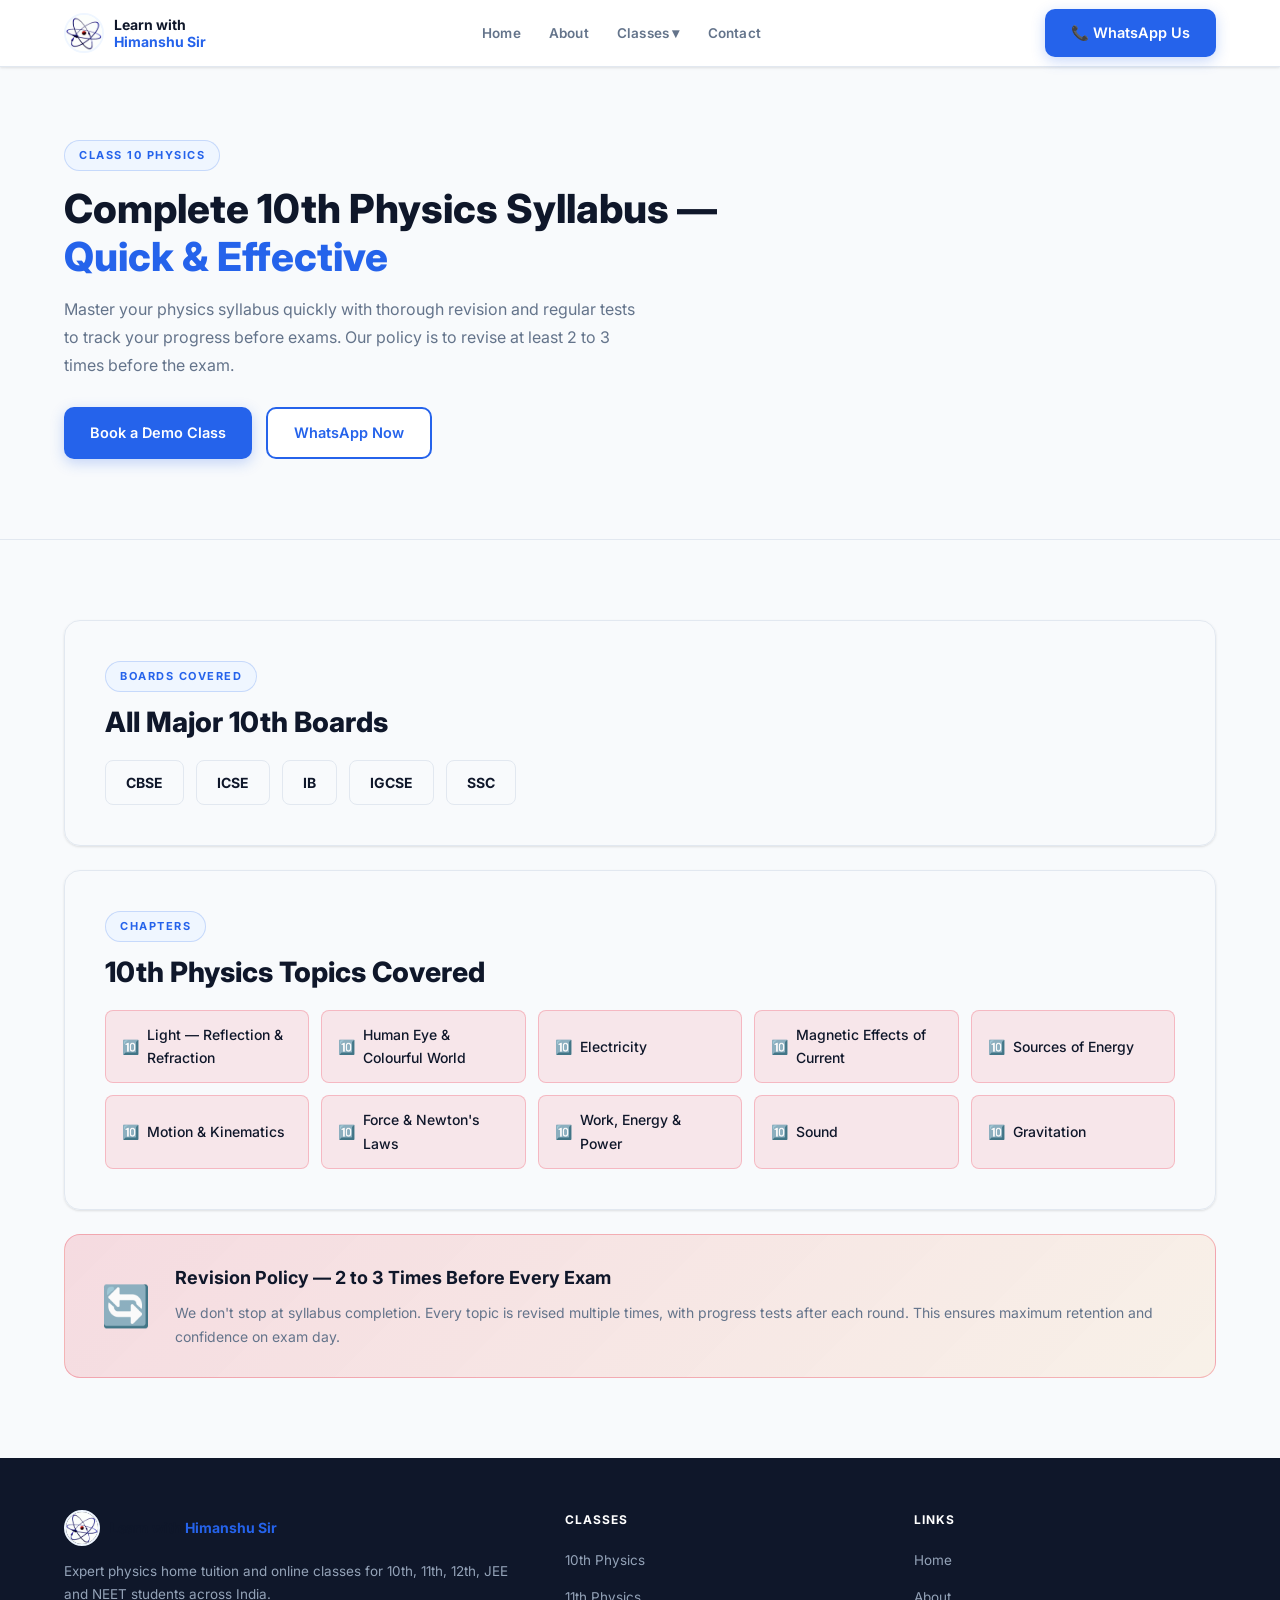
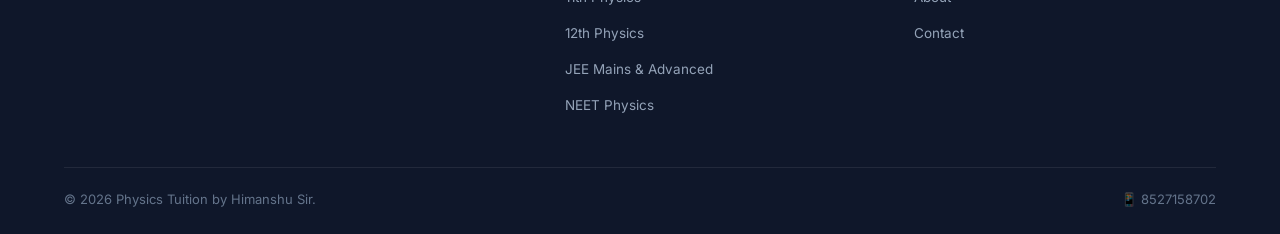
<file: physicstuition-website/pages/syllabus.html>
<!DOCTYPE html>
<html lang="en">

<head>
	<meta charset="UTF-8" />
	<meta name="viewport" content="width=device-width, initial-scale=1.0" />
	<meta name="description"
		content="Complete Physics Syllabus for 10th in 3 months with thorough revision and regular tests. CBSE, ICSE, IB, SSC, IGCSE boards covered." />
	<meta name="keywords" content="10th physics syllabus, physics revision 10th, 10th board physics tuition" />
	<title>10th Physics Syllabus &amp; Revision | Himanshu Sir</title>
	<link rel="icon" type="image/png" sizes="32x32" href="../assets/images/favicon-32.png" />
	<link rel="icon" type="image/png" sizes="16x16" href="../assets/images/favicon-16.png" />
	<link rel="stylesheet" href="../assets/css/style.css" />
	<style>
		.page-hero {
			padding: 140px 0 80px;
			background: radial-gradient(ellipse 80% 50% at 50% -10%, rgba(232, 0, 30, 0.18) 0%, transparent 70%), var(--navy);
			position: relative;
			overflow: hidden;
		}

		.page-hero .hero-grid {
			position: absolute;
			inset: 0;
			background-image: linear-gradient(rgba(255, 255, 255, 0.025) 1px, transparent 1px), linear-gradient(90deg, rgba(255, 255, 255, 0.025) 1px, transparent 1px);
			background-size: 48px 48px;
			mask-image: radial-gradient(ellipse 80% 80% at 50% 50%, black 0%, transparent 100%);
		}

		.page-hero-content {
			position: relative;
			z-index: 1;
			max-width: 760px;
		}

		.content-card {
			background: var(--navy-card);
			border: 1px solid var(--border);
			border-radius: var(--radius-lg);
			padding: 40px;
			margin-bottom: 24px;
		}

		.topic-list {
			display: grid;
			grid-template-columns: repeat(auto-fill, minmax(200px, 1fr));
			gap: 12px;
			margin-top: 20px;
		}

		.topic-item {
			background: rgba(232, 0, 30, 0.08);
			border: 1px solid rgba(232, 0, 30, 0.2);
			border-radius: 8px;
			padding: 12px 16px;
			font-size: 14px;
			font-weight: 500;
			display: flex;
			align-items: center;
			gap: 8px;
		}

		.topic-item::before {
			content: '🔟';
			font-size: 14px;
		}

		.board-chips {
			display: flex;
			gap: 12px;
			flex-wrap: wrap;
			margin-top: 20px;
		}

		.board-chip {
			background: var(--navy-3);
			border: 1px solid var(--border);
			border-radius: 8px;
			padding: 10px 20px;
			font-size: 14px;
			font-weight: 700;
		}

		.policy-banner {
			background: linear-gradient(135deg, rgba(232, 0, 30, 0.12), rgba(255, 140, 0, 0.08));
			border: 1px solid rgba(232, 0, 30, 0.25);
			border-radius: var(--radius-lg);
			padding: 28px 36px;
			display: flex;
			align-items: center;
			gap: 24px;
			margin-top: 24px;
		}

		.policy-icon {
			font-size: 40px;
			flex-shrink: 0;
		}

		.policy-text h3 {
			font-size: 18px;
			font-weight: 700;
			margin-bottom: 8px;
		}

		.policy-text p {
			font-size: 14px;
			color: var(--text-muted);
		}
	</style>
</head>

<body>

	<nav class="navbar" id="navbar">
		<div class="container">
			<div class="nav-inner">
				<a href="../index.html" class="nav-logo">
					<img src="../assets/animations/abstract-atom.gif" alt="Logo" />
					<span class="nav-logo-text">Learn with<br /><span>Himanshu Sir</span></span>
				</a>
				<ul class="nav-links">
					<li><a href="../index.html">Home</a></li>
					<li><a href="home-tuition.html">About</a></li>
					<li class="nav-dropdown">
						<span>Classes ▾</span>
						<div class="nav-dropdown-menu">
							<a href="syllabus.html" style="color:var(--primary);">10th Physics</a>
							<a href="physics-home-tuition.html">11th Physics</a>
							<a href="12th-physics.html">12th Physics</a>
							<a href="jee-mains.html">JEE Mains &amp; Advanced</a>
							<a href="neet.html">NEET Physics</a>
							<a href="online-classes.html">Online Classes</a>
						</div>
					</li>
					<li><a href="contact.html">Contact</a></li>
				</ul>
				<a href="https://wa.me/918527158702" class="btn btn-primary nav-cta" target="_blank" rel="noopener">📞
					WhatsApp Us</a>
				<button class="nav-hamburger" id="hamburger"
					aria-label="Open menu"><span></span><span></span><span></span></button>
			</div>
		</div>
	</nav>

	<div class="mobile-nav" id="mobileNav">
		<button class="mobile-nav-close" id="mobileClose">✕</button>
		<a href="../index.html">Home</a>
		<a href="home-tuition.html">About</a>
		<details>
			<summary>Classes</summary>
			<div>
				<a href="syllabus.html">10th Physics</a>
				<a href="physics-home-tuition.html">11th Physics</a>
				<a href="12th-physics.html">12th Physics</a>
				<a href="jee-mains.html">JEE Mains &amp; Advanced</a>
				<a href="neet.html">NEET Physics</a>
				<a href="online-classes.html">Online Classes</a>
			</div>
		</details>
		<a href="contact.html">Contact</a>
	</div>

	<section class="page-hero">
		<div class="hero-grid"></div>
		<div class="container">
			<div class="page-hero-content">
				<span class="section-tag">Class 10 Physics</span>
				<h1 class="section-title">Complete 10th Physics Syllabus — <span>Quick &amp; Effective</span></h1>
				<p class="section-subtitle">Master your physics syllabus quickly with thorough revision and regular
					tests to track your progress before exams. Our policy is to revise at least 2 to 3 times before the
					exam.</p>
				<div style="margin-top:28px;display:flex;gap:14px;flex-wrap:wrap;">
					<a href="contact.html" class="btn btn-primary">Book a Demo Class</a>
					<a href="https://wa.me/918527158702" class="btn btn-outline" target="_blank" rel="noopener">WhatsApp
						Now</a>
				</div>
			</div>
		</div>
	</section>

	<section class="section">
		<div class="container">

			<div class="content-card">
				<span class="section-tag">Boards Covered</span>
				<h2 class="section-title" style="font-size:28px;">All Major 10th Boards</h2>
				<div class="board-chips">
					<div class="board-chip">CBSE</div>
					<div class="board-chip">ICSE</div>
					<div class="board-chip">IB</div>
					<div class="board-chip">IGCSE</div>
					<div class="board-chip">SSC</div>
				</div>
			</div>

			<div class="content-card">
				<span class="section-tag">Chapters</span>
				<h2 class="section-title" style="font-size:28px;">10th Physics Topics Covered</h2>
				<div class="topic-list">
					<div class="topic-item">Light — Reflection &amp; Refraction</div>
					<div class="topic-item">Human Eye &amp; Colourful World</div>
					<div class="topic-item">Electricity</div>
					<div class="topic-item">Magnetic Effects of Current</div>
					<div class="topic-item">Sources of Energy</div>
					<div class="topic-item">Motion &amp; Kinematics</div>
					<div class="topic-item">Force &amp; Newton's Laws</div>
					<div class="topic-item">Work, Energy &amp; Power</div>
					<div class="topic-item">Sound</div>
					<div class="topic-item">Gravitation</div>
				</div>
			</div>

			<div class="policy-banner">
				<div class="policy-icon">🔄</div>
				<div class="policy-text">
					<h3>Revision Policy — 2 to 3 Times Before Every Exam</h3>
					<p>We don't stop at syllabus completion. Every topic is revised multiple times, with progress tests
						after each round. This ensures maximum retention and confidence on exam day.</p>
				</div>
			</div>

		</div>
	</section>

	<footer>
		<div class="container">
			<div class="footer-inner">
				<div class="footer-brand">
					<div class="nav-logo"><img src="../assets/animations/abstract-atom.gif" alt="Logo"
							style="width:36px;height:36px;border-radius:50%;" /><span class="nav-logo-text">Learn with
							<span>Himanshu Sir</span></span></div>
					<p>Expert physics home tuition and online classes for 10th, 11th, 12th, JEE and NEET students across
						India.</p>
				</div>
				<div class="footer-col">
					<h4>Classes</h4>
					<ul>
						<li><a href="syllabus.html">10th Physics</a></li>
						<li><a href="physics-home-tuition.html">11th Physics</a></li>
						<li><a href="12th-physics.html">12th Physics</a></li>
						<li><a href="jee-mains.html">JEE Mains &amp; Advanced</a></li>
						<li><a href="neet.html">NEET Physics</a></li>
					</ul>
				</div>
				<div class="footer-col">
					<h4>Links</h4>
					<ul>
						<li><a href="../index.html">Home</a></li>
						<li><a href="home-tuition.html">About</a></li>
						<li><a href="contact.html">Contact</a></li>
					</ul>
				</div>
			</div>
			<div class="footer-bottom"><span>© 2026 Physics Tuition by Himanshu Sir.</span><span>📱 8527158702</span>
			</div>
		</div>
	</footer>

	<script>
		const navbar = document.getElementById('navbar');
		window.addEventListener('scroll', () => navbar.classList.toggle('scrolled', window.scrollY > 40));
		const hamburger = document.getElementById('hamburger');
		const mobileNav = document.getElementById('mobileNav');
		const mobileClose = document.getElementById('mobileClose');
		hamburger.addEventListener('click', () => { mobileNav.classList.add('open'); document.body.style.overflow = 'hidden'; });
		mobileClose.addEventListener('click', () => { mobileNav.classList.remove('open'); document.body.style.overflow = ''; });
		mobileNav.querySelectorAll('a').forEach(l => l.addEventListener('click', () => { mobileNav.classList.remove('open'); document.body.style.overflow = ''; }));
	</script>
</body>

</html>
</file>
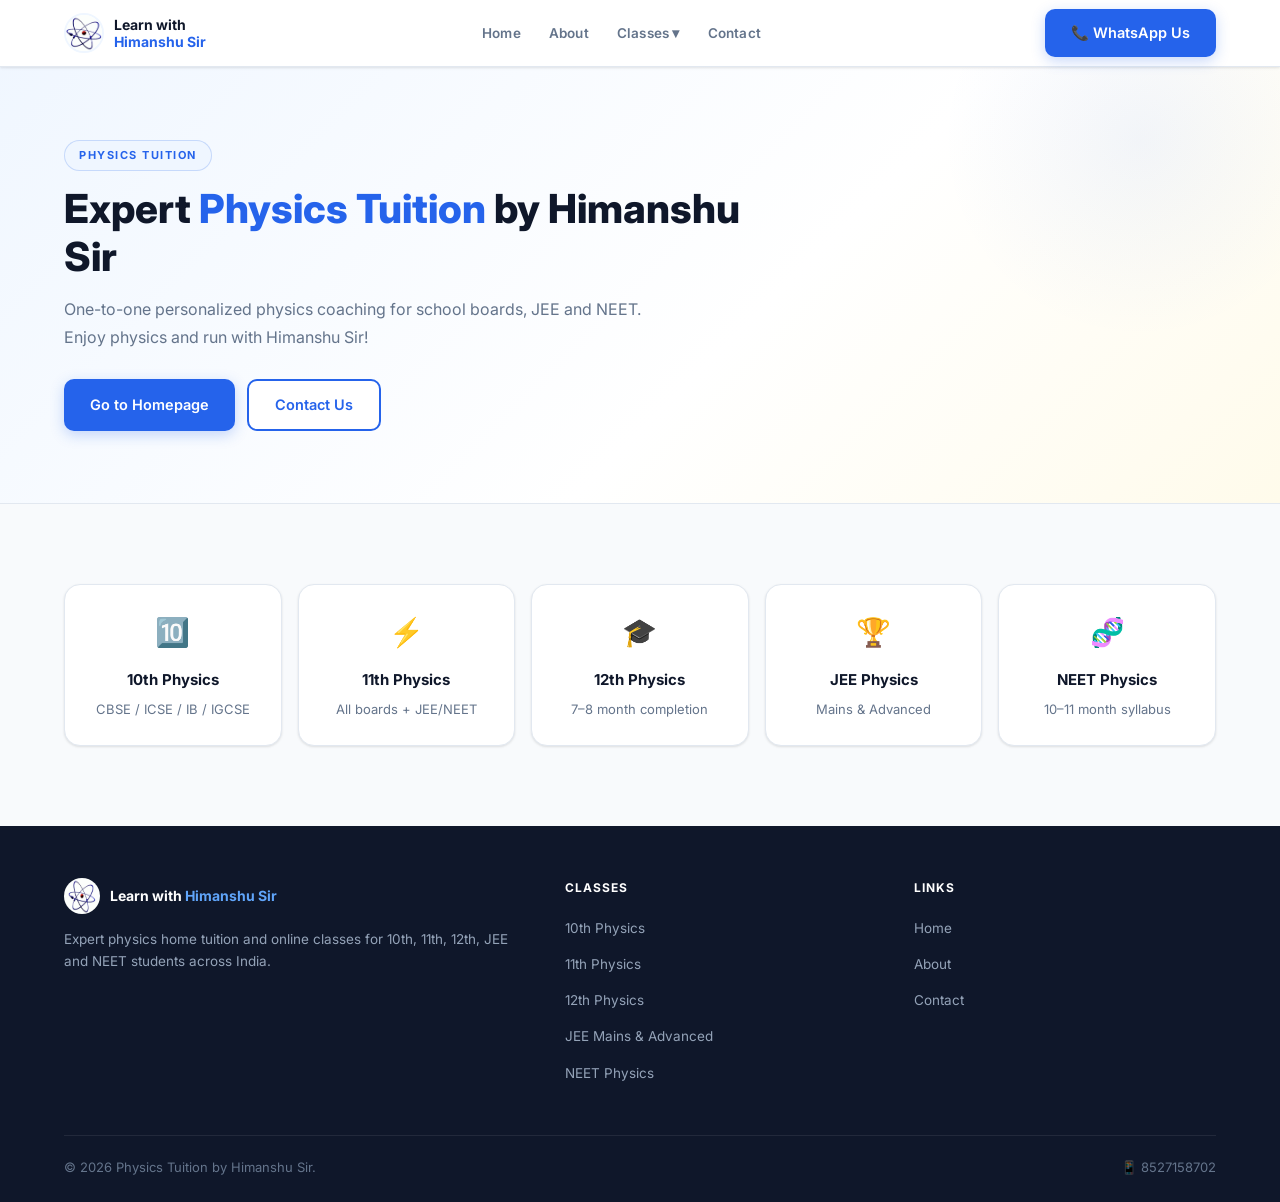
<file: physicstuition-website/pages/t.html>
<!DOCTYPE html>
<html lang="en">

<head>
    <meta charset="UTF-8" />
    <meta name="viewport" content="width=device-width, initial-scale=1.0" />
    <title>Physics Tuition | Himanshu Sir</title>
    <link rel="icon" type="image/png" sizes="32x32" href="../assets/images/favicon-32.png" />
    <link rel="stylesheet" href="../assets/css/style.css" />
</head>

<body>
    <nav class="navbar" id="navbar">
        <div class="container">
            <div class="nav-inner">
                <a href="../index.html" class="nav-logo">
                    <img src="../assets/animations/abstract-atom.gif" alt="Logo" />
                    <span class="nav-logo-text">Learn with<br /><span>Himanshu Sir</span></span>
                </a>
                <ul class="nav-links">
                    <li><a href="../index.html">Home</a></li>
                    <li><a href="home-tuition.html">About</a></li>
                    <li class="nav-dropdown">
                        <span>Classes ▾</span>
                        <div class="nav-dropdown-menu">
                            <a href="syllabus.html">10th Physics</a>
                            <a href="physics-home-tuition.html">11th Physics</a>
                            <a href="12th-physics.html">12th Physics</a>
                            <a href="jee-mains.html">JEE Mains &amp; Advanced</a>
                            <a href="neet.html">NEET Physics</a>
                            <a href="online-classes.html">Online Classes</a>
                        </div>
                    </li>
                    <li><a href="contact.html">Contact</a></li>
                </ul>
                <a href="https://wa.me/918527158702" class="btn btn-primary nav-cta" target="_blank" rel="noopener">📞
                    WhatsApp Us</a>
                <button class="nav-hamburger" id="hamburger"
                    aria-label="Open menu"><span></span><span></span><span></span></button>
            </div>
        </div>
    </nav>

    <div class="mobile-nav" id="mobileNav">
        <button class="mobile-nav-close" id="mobileClose">✕</button>
        <a href="../index.html">Home</a>
        <a href="home-tuition.html">About</a>
        <a href="contact.html">Contact</a>
    </div>

    <section class="page-hero">
        <div class="page-hero-deco"></div>
        <div class="container">
            <div class="page-hero-content">
                <span class="section-tag">Physics Tuition</span>
                <h1 class="section-title">Expert <span>Physics Tuition</span> by Himanshu Sir</h1>
                <p class="section-subtitle">One-to-one personalized physics coaching for school boards, JEE and NEET.
                    Enjoy physics and run with Himanshu Sir!</p>
                <div style="margin-top:28px;display:flex;gap:12px;flex-wrap:wrap;">
                    <a href="../index.html" class="btn btn-primary">Go to Homepage</a>
                    <a href="contact.html" class="btn btn-outline">Contact Us</a>
                </div>
            </div>
        </div>
    </section>

    <section class="section">
        <div class="container">
            <div style="display:grid;grid-template-columns:repeat(auto-fit,minmax(200px,1fr));gap:16px;">
                <a href="syllabus.html"
                    style="display:block;background:#fff;border:1px solid var(--border);border-radius:var(--radius-lg);padding:24px;text-align:center;box-shadow:var(--shadow-sm);transition:var(--transition);"
                    onmouseover="this.style.borderColor='rgba(37,99,235,0.4)';this.style.transform='translateY(-3px)'"
                    onmouseout="this.style.borderColor='var(--border)';this.style.transform=''">
                    <div style="font-size:28px;margin-bottom:10px;">🔟</div>
                    <div style="font-weight:700;font-size:15px;margin-bottom:6px;">10th Physics</div>
                    <div style="font-size:13px;color:var(--text-muted);">CBSE / ICSE / IB / IGCSE</div>
                </a>
                <a href="physics-home-tuition.html"
                    style="display:block;background:#fff;border:1px solid var(--border);border-radius:var(--radius-lg);padding:24px;text-align:center;box-shadow:var(--shadow-sm);transition:var(--transition);"
                    onmouseover="this.style.borderColor='rgba(37,99,235,0.4)';this.style.transform='translateY(-3px)'"
                    onmouseout="this.style.borderColor='var(--border)';this.style.transform=''">
                    <div style="font-size:28px;margin-bottom:10px;">⚡</div>
                    <div style="font-weight:700;font-size:15px;margin-bottom:6px;">11th Physics</div>
                    <div style="font-size:13px;color:var(--text-muted);">All boards + JEE/NEET</div>
                </a>
                <a href="12th-physics.html"
                    style="display:block;background:#fff;border:1px solid var(--border);border-radius:var(--radius-lg);padding:24px;text-align:center;box-shadow:var(--shadow-sm);transition:var(--transition);"
                    onmouseover="this.style.borderColor='rgba(37,99,235,0.4)';this.style.transform='translateY(-3px)'"
                    onmouseout="this.style.borderColor='var(--border)';this.style.transform=''">
                    <div style="font-size:28px;margin-bottom:10px;">🎓</div>
                    <div style="font-weight:700;font-size:15px;margin-bottom:6px;">12th Physics</div>
                    <div style="font-size:13px;color:var(--text-muted);">7–8 month completion</div>
                </a>
                <a href="jee-mains.html"
                    style="display:block;background:#fff;border:1px solid var(--border);border-radius:var(--radius-lg);padding:24px;text-align:center;box-shadow:var(--shadow-sm);transition:var(--transition);"
                    onmouseover="this.style.borderColor='rgba(37,99,235,0.4)';this.style.transform='translateY(-3px)'"
                    onmouseout="this.style.borderColor='var(--border)';this.style.transform=''">
                    <div style="font-size:28px;margin-bottom:10px;">🏆</div>
                    <div style="font-weight:700;font-size:15px;margin-bottom:6px;">JEE Physics</div>
                    <div style="font-size:13px;color:var(--text-muted);">Mains &amp; Advanced</div>
                </a>
                <a href="neet.html"
                    style="display:block;background:#fff;border:1px solid var(--border);border-radius:var(--radius-lg);padding:24px;text-align:center;box-shadow:var(--shadow-sm);transition:var(--transition);"
                    onmouseover="this.style.borderColor='rgba(37,99,235,0.4)';this.style.transform='translateY(-3px)'"
                    onmouseout="this.style.borderColor='var(--border)';this.style.transform=''">
                    <div style="font-size:28px;margin-bottom:10px;">🧬</div>
                    <div style="font-weight:700;font-size:15px;margin-bottom:6px;">NEET Physics</div>
                    <div style="font-size:13px;color:var(--text-muted);">10–11 month syllabus</div>
                </a>
            </div>
        </div>
    </section>

    <footer>
        <div class="container">
            <div class="footer-inner">
                <div class="footer-brand">
                    <div style="display:flex;align-items:center;gap:10px;">
                        <img src="../assets/animations/abstract-atom.gif" alt="Logo"
                            style="width:36px;height:36px;border-radius:50%;" />
                        <span class="footer-logo-text">Learn with <span>Himanshu Sir</span></span>
                    </div>
                    <p>Expert physics home tuition and online classes for 10th, 11th, 12th, JEE and NEET students across
                        India.</p>
                </div>
                <div class="footer-col">
                    <h4>Classes</h4>
                    <ul>
                        <li><a href="syllabus.html">10th Physics</a></li>
                        <li><a href="physics-home-tuition.html">11th Physics</a></li>
                        <li><a href="12th-physics.html">12th Physics</a></li>
                        <li><a href="jee-mains.html">JEE Mains &amp; Advanced</a></li>
                        <li><a href="neet.html">NEET Physics</a></li>
                    </ul>
                </div>
                <div class="footer-col">
                    <h4>Links</h4>
                    <ul>
                        <li><a href="../index.html">Home</a></li>
                        <li><a href="home-tuition.html">About</a></li>
                        <li><a href="contact.html">Contact</a></li>
                    </ul>
                </div>
            </div>
            <div class="footer-bottom"><span>© 2026 Physics Tuition by Himanshu Sir.</span><span>📱 8527158702</span>
            </div>
        </div>
    </footer>

    <script>
        const navbar = document.getElementById('navbar');
        window.addEventListener('scroll', () => navbar.classList.toggle('scrolled', window.scrollY > 40));
        const hamburger = document.getElementById('hamburger');
        const mobileNav = document.getElementById('mobileNav');
        const mobileClose = document.getElementById('mobileClose');
        hamburger.addEventListener('click', () => { mobileNav.classList.add('open'); document.body.style.overflow = 'hidden'; });
        mobileClose.addEventListener('click', () => { mobileNav.classList.remove('open'); document.body.style.overflow = ''; });
        mobileNav.querySelectorAll('a').forEach(l => l.addEventListener('click', () => { mobileNav.classList.remove('open'); document.body.style.overflow = ''; }));
    </script>
</body>

</html>
</file>
<file: physicstuition-website/assets/css/style.css>
/* ============================================================
   Physics Tuition — Educational Design System
   Theme: Clean, trustworthy, academic — Indigo + Amber + White
   Font: Inter (Google Fonts)
   ============================================================ */

@import url('https://fonts.googleapis.com/css2?family=Inter:wght@300;400;500;600;700;800;900&display=swap');

/* ---- CSS Variables ---- */
:root {
  --primary: #2563eb;
  --primary-dark: #1d4ed8;
  --primary-light: #eff6ff;
  --accent: #f59e0b;
  --accent-light: #fffbeb;
  --success: #10b981;
  --bg: #f8fafc;
  --bg-card: #ffffff;
  --bg-section: #f1f5f9;
  --text: #0f172a;
  --text-muted: #64748b;
  --text-light: #94a3b8;
  --border: #e2e8f0;
  --border-strong: #cbd5e1;
  --radius: 10px;
  --radius-lg: 16px;
  --shadow-sm: 0 1px 3px rgba(0, 0, 0, 0.08), 0 1px 2px rgba(0, 0, 0, 0.04);
  --shadow: 0 4px 16px rgba(0, 0, 0, 0.08);
  --shadow-lg: 0 12px 40px rgba(37, 99, 235, 0.12);
  --transition: 0.22s ease;
  --max-w: 1200px;
}

/* ---- Reset ---- */
*,
*::before,
*::after {
  box-sizing: border-box;
  margin: 0;
  padding: 0;
}

html {
  scroll-behavior: smooth;
}

body {
  font-family: 'Inter', sans-serif;
  background: var(--bg);
  color: var(--text);
  line-height: 1.7;
  -webkit-font-smoothing: antialiased;
}

img {
  max-width: 100%;
  display: block;
}

a {
  color: inherit;
  text-decoration: none;
}

ul {
  list-style: none;
}

/* ---- Utility ---- */
.container {
  max-width: var(--max-w);
  margin: 0 auto;
  padding: 0 24px;
}

.section {
  padding: 80px 0;
}

.section-alt {
  background: var(--bg-section);
}

.section-tag {
  display: inline-block;
  background: var(--primary-light);
  color: var(--primary);
  font-size: 11px;
  font-weight: 700;
  letter-spacing: 1.5px;
  text-transform: uppercase;
  padding: 5px 14px;
  border-radius: 999px;
  border: 1px solid rgba(37, 99, 235, 0.2);
  margin-bottom: 14px;
}

.section-title {
  font-size: clamp(26px, 3.5vw, 40px);
  font-weight: 800;
  line-height: 1.2;
  color: var(--text);
  margin-bottom: 14px;
}

.section-title span {
  color: var(--primary);
}

.section-subtitle {
  color: var(--text-muted);
  font-size: 16px;
  max-width: 580px;
  line-height: 1.75;
}

.btn {
  display: inline-flex;
  align-items: center;
  gap: 8px;
  padding: 12px 26px;
  border-radius: var(--radius);
  font-size: 14.5px;
  font-weight: 600;
  cursor: pointer;
  border: none;
  transition: var(--transition);
  font-family: inherit;
}

.btn-primary {
  background: var(--primary);
  color: #fff;
  box-shadow: 0 4px 14px rgba(37, 99, 235, 0.25);
}

.btn-primary:hover {
  background: var(--primary-dark);
  transform: translateY(-1px);
  box-shadow: 0 6px 20px rgba(37, 99, 235, 0.35);
}

.btn-outline {
  background: #fff;
  color: var(--primary);
  border: 2px solid var(--primary);
}

.btn-outline:hover {
  background: var(--primary-light);
}

.btn-accent {
  background: var(--accent);
  color: #fff;
  box-shadow: 0 4px 14px rgba(245, 158, 11, 0.25);
}

.btn-accent:hover {
  background: #d97706;
  transform: translateY(-1px);
}

/* ============================================================
   NAVBAR
   ============================================================ */
.navbar {
  position: fixed;
  top: 0;
  left: 0;
  right: 0;
  z-index: 1000;
  background: rgba(255, 255, 255, 0.96);
  backdrop-filter: blur(12px);
  border-bottom: 1px solid var(--border);
  box-shadow: var(--shadow-sm);
  transition: var(--transition);
}

.nav-inner {
  display: flex;
  align-items: center;
  justify-content: space-between;
  height: 66px;
}

.nav-logo {
  display: flex;
  align-items: center;
  gap: 10px;
}

.nav-logo img {
  width: 40px;
  height: 40px;
  border-radius: 50%;
  object-fit: cover;
  border: 2px solid var(--primary-light);
}

.nav-logo-text {
  font-size: 14px;
  font-weight: 700;
  line-height: 1.25;
  color: var(--text);
}

.nav-logo-text span {
  color: var(--primary);
}

.nav-links {
  display: flex;
  align-items: center;
  gap: 4px;
}

.nav-links a,
.nav-dropdown>span {
  padding: 7px 12px;
  border-radius: 7px;
  font-size: 13.5px;
  font-weight: 600;
  color: var(--text-muted);
  letter-spacing: 0.2px;
  transition: var(--transition);
  cursor: pointer;
  display: block;
}

.nav-links a:hover,
.nav-dropdown>span:hover {
  color: var(--primary);
  background: var(--primary-light);
}

.nav-links a.active {
  color: var(--primary);
  background: var(--primary-light);
}

.nav-dropdown {
  position: relative;
}

.nav-dropdown-menu {
  display: none;
  position: absolute;
  top: calc(100% + 6px);
  left: 0;
  background: #fff;
  border: 1px solid var(--border);
  border-radius: var(--radius);
  min-width: 210px;
  overflow: hidden;
  box-shadow: var(--shadow);
}

.nav-dropdown:hover .nav-dropdown-menu {
  display: block;
}

.nav-dropdown-menu a {
  display: block;
  padding: 10px 16px;
  font-size: 13.5px;
  font-weight: 500;
  color: var(--text-muted);
  border-radius: 0;
  border-bottom: 1px solid var(--border);
}

.nav-dropdown-menu a:last-child {
  border-bottom: none;
}

.nav-dropdown-menu a:hover {
  background: var(--primary-light);
  color: var(--primary);
}

.nav-cta {
  margin-left: 8px;
}

.nav-hamburger {
  display: none;
  flex-direction: column;
  gap: 5px;
  cursor: pointer;
  padding: 6px;
  background: none;
  border: none;
}

.nav-hamburger span {
  display: block;
  width: 22px;
  height: 2px;
  background: var(--text);
  border-radius: 2px;
  transition: var(--transition);
}

/* ============================================================
   MOBILE NAV
   ============================================================ */
.mobile-nav {
  display: none;
  position: fixed;
  inset: 0;
  z-index: 999;
  background: #fff;
  padding: 80px 24px 40px;
  flex-direction: column;
  gap: 4px;
  overflow-y: auto;
}

.mobile-nav.open {
  display: flex;
}

.mobile-nav a,
.mobile-nav details summary {
  font-size: 16px;
  font-weight: 600;
  color: var(--text);
  padding: 14px 12px;
  border-bottom: 1px solid var(--border);
  display: block;
  cursor: pointer;
  list-style: none;
  border-radius: var(--radius);
}

.mobile-nav a:hover {
  background: var(--primary-light);
  color: var(--primary);
}

.mobile-nav details summary {
  background: none;
}

.mobile-nav details div a {
  font-size: 14px;
  color: var(--text-muted);
  padding: 10px 12px 10px 24px;
  border-bottom: none;
}

.mobile-nav-close {
  position: absolute;
  top: 18px;
  right: 18px;
  font-size: 26px;
  cursor: pointer;
  color: var(--text-muted);
  background: none;
  border: none;
  line-height: 1;
}

/* ============================================================
   HERO
   ============================================================ */
.hero {
  min-height: 100vh;
  display: flex;
  align-items: center;
  padding: 100px 0 60px;
  position: relative;
  overflow: hidden;
  background: linear-gradient(135deg, #f0f7ff 0%, #fff 50%, #fffbeb 100%);
}

.hero-shapes {
  position: absolute;
  inset: 0;
  pointer-events: none;
  overflow: hidden;
}

.hero-shapes::before {
  content: '';
  position: absolute;
  width: 600px;
  height: 600px;
  background: radial-gradient(circle, rgba(37, 99, 235, 0.07) 0%, transparent 70%);
  top: -100px;
  right: -100px;
  border-radius: 50%;
}

.hero-shapes::after {
  content: '';
  position: absolute;
  width: 400px;
  height: 400px;
  background: radial-gradient(circle, rgba(245, 158, 11, 0.08) 0%, transparent 70%);
  bottom: -80px;
  left: -80px;
  border-radius: 50%;
}

.hero-content {
  position: relative;
  z-index: 1;
  display: grid;
  grid-template-columns: 1fr 1fr;
  gap: 64px;
  align-items: center;
}

.hero-badge {
  display: inline-flex;
  align-items: center;
  gap: 8px;
  background: var(--accent-light);
  border: 1px solid rgba(245, 158, 11, 0.3);
  color: #92400e;
  font-size: 12px;
  font-weight: 700;
  padding: 5px 14px;
  border-radius: 999px;
  margin-bottom: 20px;
}

.hero-badge .dot {
  width: 7px;
  height: 7px;
  background: var(--accent);
  border-radius: 50%;
}

.hero-title {
  font-size: clamp(32px, 4.5vw, 58px);
  font-weight: 900;
  line-height: 1.1;
  color: var(--text);
  margin-bottom: 18px;
}

.hero-title .highlight {
  color: var(--primary);
  position: relative;
}

.hero-title .highlight::after {
  content: '';
  position: absolute;
  bottom: 2px;
  left: 0;
  right: 0;
  height: 4px;
  background: var(--accent);
  border-radius: 2px;
  opacity: 0.5;
}

.hero-desc {
  font-size: 16.5px;
  color: var(--text-muted);
  margin-bottom: 32px;
  max-width: 480px;
  line-height: 1.8;
}

.hero-actions {
  display: flex;
  gap: 12px;
  flex-wrap: wrap;
}

.hero-stats {
  display: flex;
  gap: 28px;
  margin-top: 40px;
  padding-top: 28px;
  border-top: 1px solid var(--border);
  flex-wrap: wrap;
}

.hero-stat-num {
  font-size: 24px;
  font-weight: 800;
  color: var(--text);
}

.hero-stat-num span {
  color: var(--primary);
}

.hero-stat-label {
  font-size: 12px;
  color: var(--text-muted);
  margin-top: 2px;
}

.hero-visual {
  position: relative;
}

.hero-img-card {
  border-radius: var(--radius-lg);
  overflow: hidden;
  border: 1px solid var(--border);
  box-shadow: var(--shadow-lg);
}

.hero-img-card img {
  width: 100%;
  height: 380px;
  object-fit: cover;
}

.hero-float-card {
  position: absolute;
  bottom: -16px;
  left: -16px;
  background: #fff;
  border: 1px solid var(--border);
  border-radius: var(--radius);
  padding: 14px 18px;
  box-shadow: var(--shadow);
  display: flex;
  align-items: center;
  gap: 12px;
}

.hero-float-card .icon {
  width: 40px;
  height: 40px;
  border-radius: 9px;
  background: var(--primary-light);
  display: flex;
  align-items: center;
  justify-content: center;
  font-size: 18px;
}

.hero-float-card .label {
  font-size: 11px;
  color: var(--text-muted);
}

.hero-float-card .value {
  font-size: 14px;
  font-weight: 700;
  color: var(--text);
}

/* ============================================================
   COURSE CARDS
   ============================================================ */
.courses-grid {
  display: grid;
  grid-template-columns: repeat(auto-fit, minmax(220px, 1fr));
  gap: 20px;
  margin-top: 48px;
}

.course-card {
  background: #fff;
  border: 1px solid var(--border);
  border-radius: var(--radius-lg);
  padding: 28px 22px;
  transition: var(--transition);
  position: relative;
  overflow: hidden;
  box-shadow: var(--shadow-sm);
}

.course-card::after {
  content: '';
  position: absolute;
  bottom: 0;
  left: 0;
  right: 0;
  height: 3px;
  background: linear-gradient(90deg, var(--primary), var(--accent));
  transform: scaleX(0);
  transform-origin: left;
  transition: var(--transition);
}

.course-card:hover {
  border-color: rgba(37, 99, 235, 0.3);
  transform: translateY(-4px);
  box-shadow: var(--shadow-lg);
}

.course-card:hover::after {
  transform: scaleX(1);
}

.course-icon {
  width: 50px;
  height: 50px;
  border-radius: 12px;
  background: var(--primary-light);
  color: var(--primary);
  font-size: 22px;
  display: flex;
  align-items: center;
  justify-content: center;
  margin-bottom: 16px;
}

.course-title {
  font-size: 17px;
  font-weight: 700;
  margin-bottom: 8px;
  color: var(--text);
}

.course-desc {
  font-size: 13.5px;
  color: var(--text-muted);
  line-height: 1.6;
  margin-bottom: 16px;
}

.course-tag {
  display: inline-block;
  background: var(--accent-light);
  color: #92400e;
  font-size: 11px;
  font-weight: 700;
  padding: 4px 10px;
  border-radius: 999px;
  border: 1px solid rgba(245, 158, 11, 0.25);
  text-transform: uppercase;
  letter-spacing: 0.8px;
}

.course-tag:hover {
  background: var(--accent);
  color: #fff;
}

/* ============================================================
   ABOUT / WHY US
   ============================================================ */
.about-grid {
  display: grid;
  grid-template-columns: 1fr 1fr;
  gap: 64px;
  align-items: center;
}

.about-img-wrap {
  position: relative;
}

.about-img-wrap img {
  border-radius: var(--radius-lg);
  width: 100%;
  height: 400px;
  object-fit: cover;
  border: 1px solid var(--border);
  box-shadow: var(--shadow);
}

.about-badge {
  position: absolute;
  top: -16px;
  right: -16px;
  background: linear-gradient(135deg, var(--primary), #60a5fa);
  color: #fff;
  border-radius: var(--radius);
  padding: 16px 20px;
  text-align: center;
  box-shadow: 0 8px 24px rgba(37, 99, 235, 0.35);
}

.about-badge .num {
  font-size: 28px;
  font-weight: 900;
}

.about-badge .lab {
  font-size: 12px;
  opacity: 0.9;
}

.about-features {
  margin-top: 28px;
  display: flex;
  flex-direction: column;
  gap: 16px;
}

.about-feature {
  display: flex;
  gap: 14px;
  align-items: flex-start;
}

.about-feature-icon {
  flex-shrink: 0;
  width: 40px;
  height: 40px;
  border-radius: 10px;
  background: var(--primary-light);
  color: var(--primary);
  display: flex;
  align-items: center;
  justify-content: center;
  font-size: 17px;
  margin-top: 2px;
}

.about-feature-title {
  font-size: 15px;
  font-weight: 700;
  margin-bottom: 3px;
}

.about-feature-text {
  font-size: 13.5px;
  color: var(--text-muted);
}

/* ============================================================
   PHYSICS ANIMATIONS SHOWCASE
   ============================================================ */
.animations-grid {
  display: grid;
  grid-template-columns: repeat(3, 1fr);
  gap: 20px;
  margin-top: 48px;
}

.anim-card {
  background: #fff;
  border: 1px solid var(--border);
  border-radius: var(--radius-lg);
  overflow: hidden;
  box-shadow: var(--shadow-sm);
  transition: var(--transition);
}

.anim-card:hover {
  border-color: rgba(37, 99, 235, 0.3);
  transform: translateY(-3px);
  box-shadow: var(--shadow);
}

.anim-card img {
  width: 100%;
  height: 170px;
  object-fit: contain;
  background: var(--bg-section);
  padding: 12px;
}

.anim-card-body {
  padding: 14px 16px;
  border-top: 1px solid var(--border);
}

.anim-card-title {
  font-size: 13.5px;
  font-weight: 600;
  color: var(--text);
}

/* ============================================================
   CTA SECTION
   ============================================================ */
.cta-section {
  background: linear-gradient(135deg, var(--primary) 0%, #1d4ed8 100%);
  color: #fff;
  text-align: center;
  padding: 80px 0;
}

.cta-section .section-tag {
  background: rgba(255, 255, 255, 0.15);
  color: #fff;
  border-color: rgba(255, 255, 255, 0.3);
}

.cta-section .section-title {
  color: #fff;
}

.cta-section .section-title span {
  color: var(--accent);
}

.cta-section .section-subtitle {
  color: rgba(255, 255, 255, 0.8);
  margin: 0 auto 32px;
}

.cta-actions {
  display: flex;
  gap: 14px;
  justify-content: center;
  flex-wrap: wrap;
}

.whatsapp-btn {
  display: inline-flex;
  align-items: center;
  gap: 10px;
  background: #25D366;
  color: #fff;
  padding: 12px 24px;
  border-radius: var(--radius);
  font-size: 15px;
  font-weight: 700;
  transition: var(--transition);
}

.whatsapp-btn:hover {
  background: #1da851;
  transform: translateY(-2px);
}

.whatsapp-btn svg {
  width: 20px;
  height: 20px;
  fill: currentColor;
}

/* ============================================================
   FOOTER
   ============================================================ */
footer {
  background: #0f172a;
  color: #cbd5e1;
  padding: 52px 0 24px;
}

.footer-inner {
  display: grid;
  grid-template-columns: 1.5fr 1fr 1fr;
  gap: 48px;
  margin-bottom: 40px;
}

.footer-brand p {
  font-size: 13.5px;
  color: #94a3b8;
  margin-top: 14px;
  line-height: 1.7;
}

.footer-logo-text {
  font-size: 14px;
  font-weight: 700;
  color: #fff;
}

.footer-logo-text span {
  color: #60a5fa;
}

.footer-col h4 {
  font-size: 12px;
  font-weight: 700;
  text-transform: uppercase;
  letter-spacing: 1px;
  color: #fff;
  margin-bottom: 16px;
}

.footer-col ul li {
  margin-bottom: 9px;
}

.footer-col ul a {
  font-size: 13.5px;
  color: #94a3b8;
  transition: var(--transition);
}

.footer-col ul a:hover {
  color: #60a5fa;
}

.footer-bottom {
  border-top: 1px solid rgba(255, 255, 255, 0.08);
  padding-top: 20px;
  display: flex;
  justify-content: space-between;
  align-items: center;
  font-size: 13px;
  color: #64748b;
  flex-wrap: wrap;
  gap: 10px;
}

/* ============================================================
   PAGE HERO (sub-pages)
   ============================================================ */
.page-hero {
  padding: 140px 0 72px;
  background: linear-gradient(135deg, #eff6ff 0%, #fff 60%, #fffbeb 100%);
  border-bottom: 1px solid var(--border);
  position: relative;
  overflow: hidden;
}

.page-hero-deco {
  position: absolute;
  top: -60px;
  right: -60px;
  width: 400px;
  height: 400px;
  background: radial-gradient(circle, rgba(37, 99, 235, 0.06) 0%, transparent 70%);
  border-radius: 50%;
}

.page-hero-content {
  position: relative;
  z-index: 1;
  max-width: 720px;
}

/* ============================================================
   CONTENT CARDS (sub-pages)
   ============================================================ */
.content-card {
  background: #fff;
  border: 1px solid var(--border);
  border-radius: var(--radius-lg);
  padding: 36px;
  margin-bottom: 24px;
  box-shadow: var(--shadow-sm);
}

/* ============================================================
   RESPONSIVE
   ============================================================ */
@media (max-width: 1024px) {
  .hero-content {
    grid-template-columns: 1fr;
    gap: 40px;
  }

  .hero-visual {
    display: none;
  }

  .about-grid {
    grid-template-columns: 1fr;
    gap: 40px;
  }

  .footer-inner {
    grid-template-columns: 1fr 1fr;
  }

  .animations-grid {
    grid-template-columns: repeat(2, 1fr);
  }
}

@media (max-width: 768px) {

  .nav-links,
  .nav-cta {
    display: none;
  }

  .nav-hamburger {
    display: flex;
  }

  .hero-stats {
    flex-wrap: wrap;
    gap: 20px;
  }

  .courses-grid {
    grid-template-columns: 1fr;
  }

  .animations-grid {
    grid-template-columns: 1fr;
  }

  .footer-inner {
    grid-template-columns: 1fr;
    gap: 28px;
  }

  .footer-bottom {
    flex-direction: column;
    text-align: center;
  }

  .cta-actions {
    flex-direction: column;
    align-items: center;
  }

  .section {
    padding: 60px 0;
  }

  .content-card {
    padding: 24px;
  }
}
</file>
